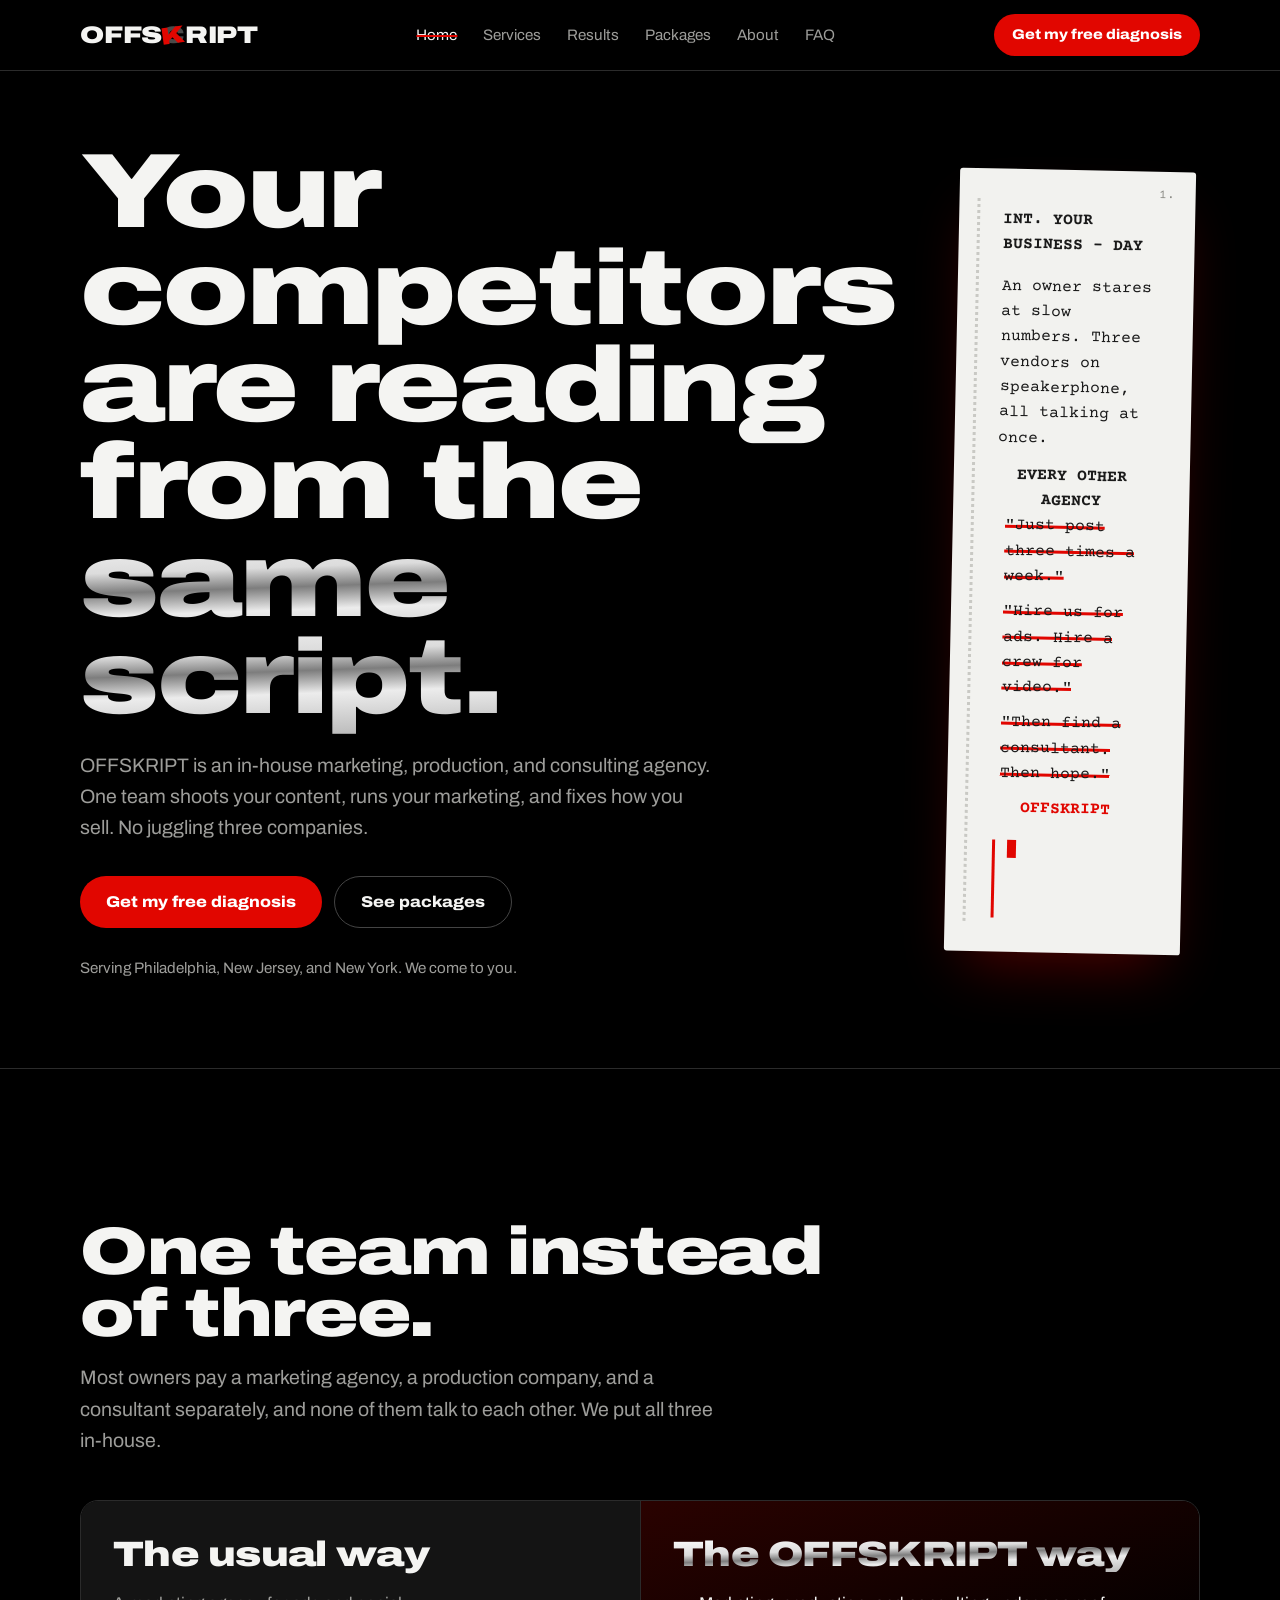
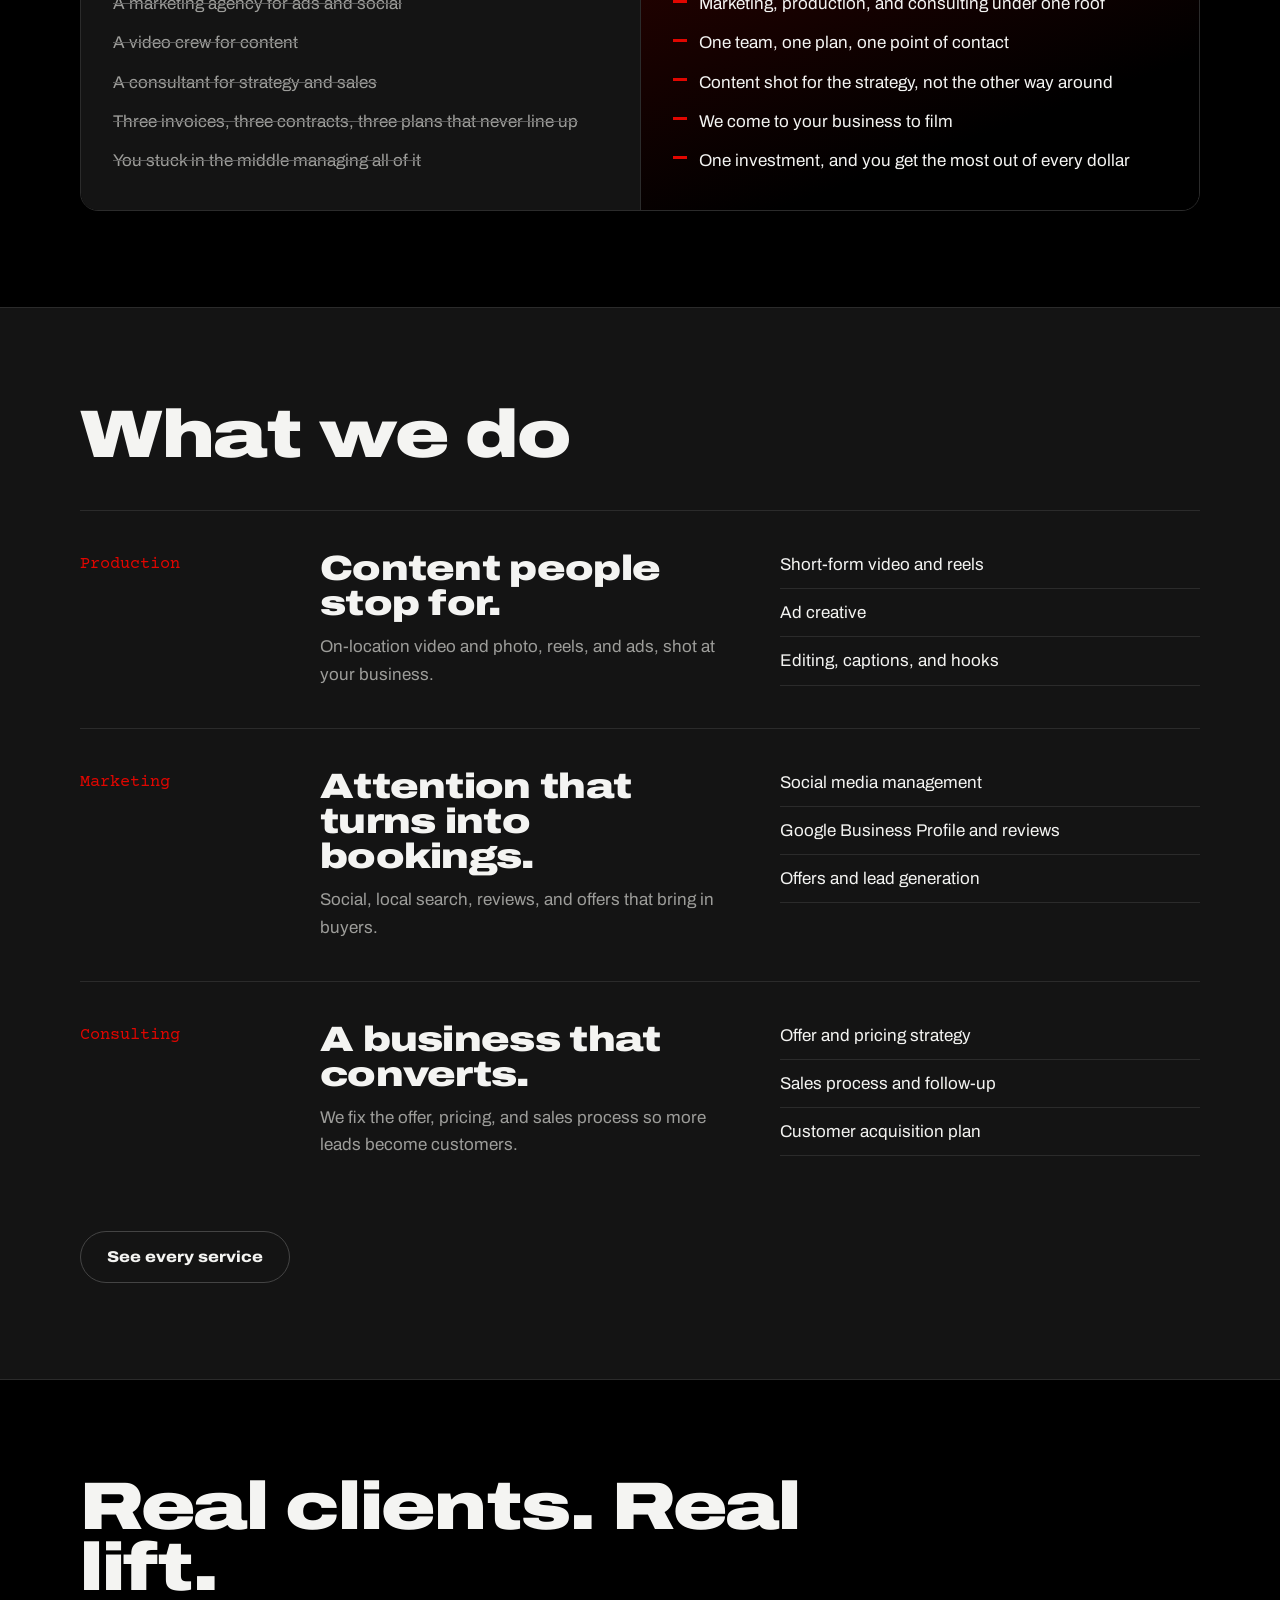
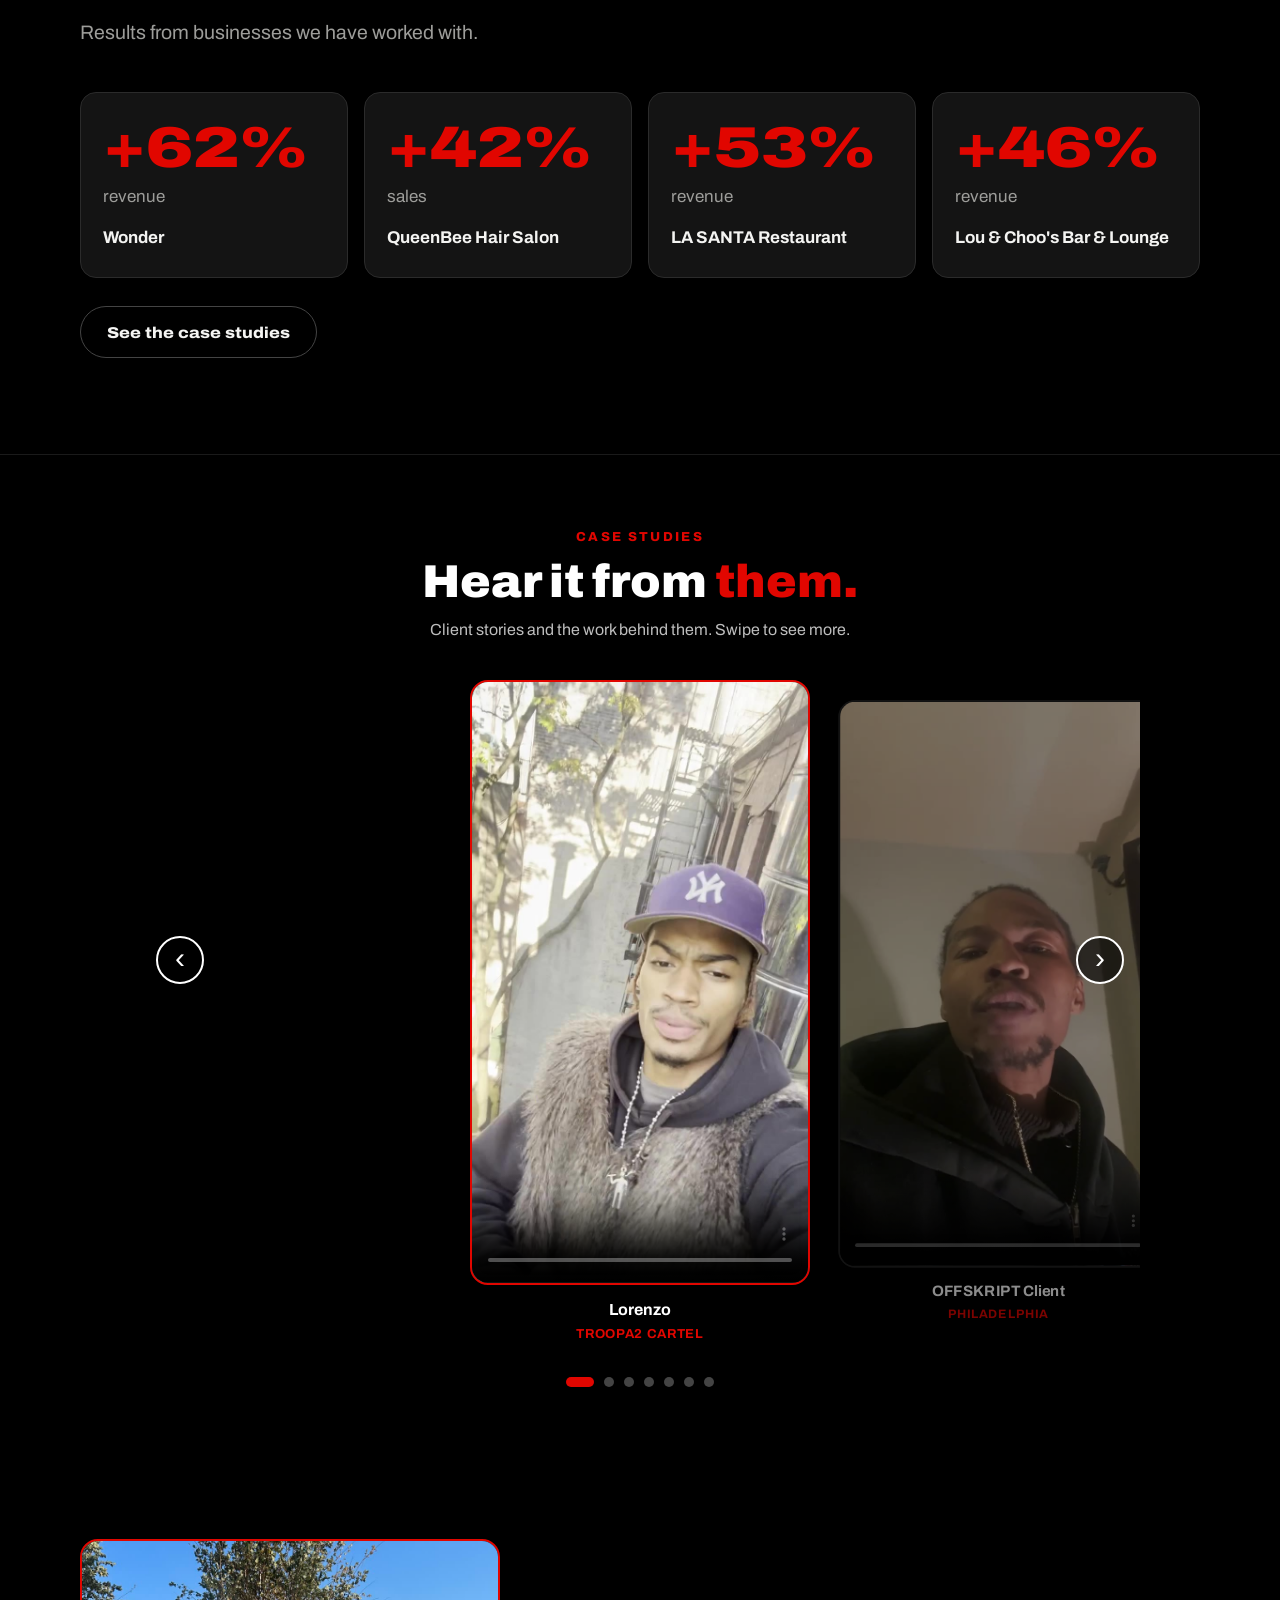
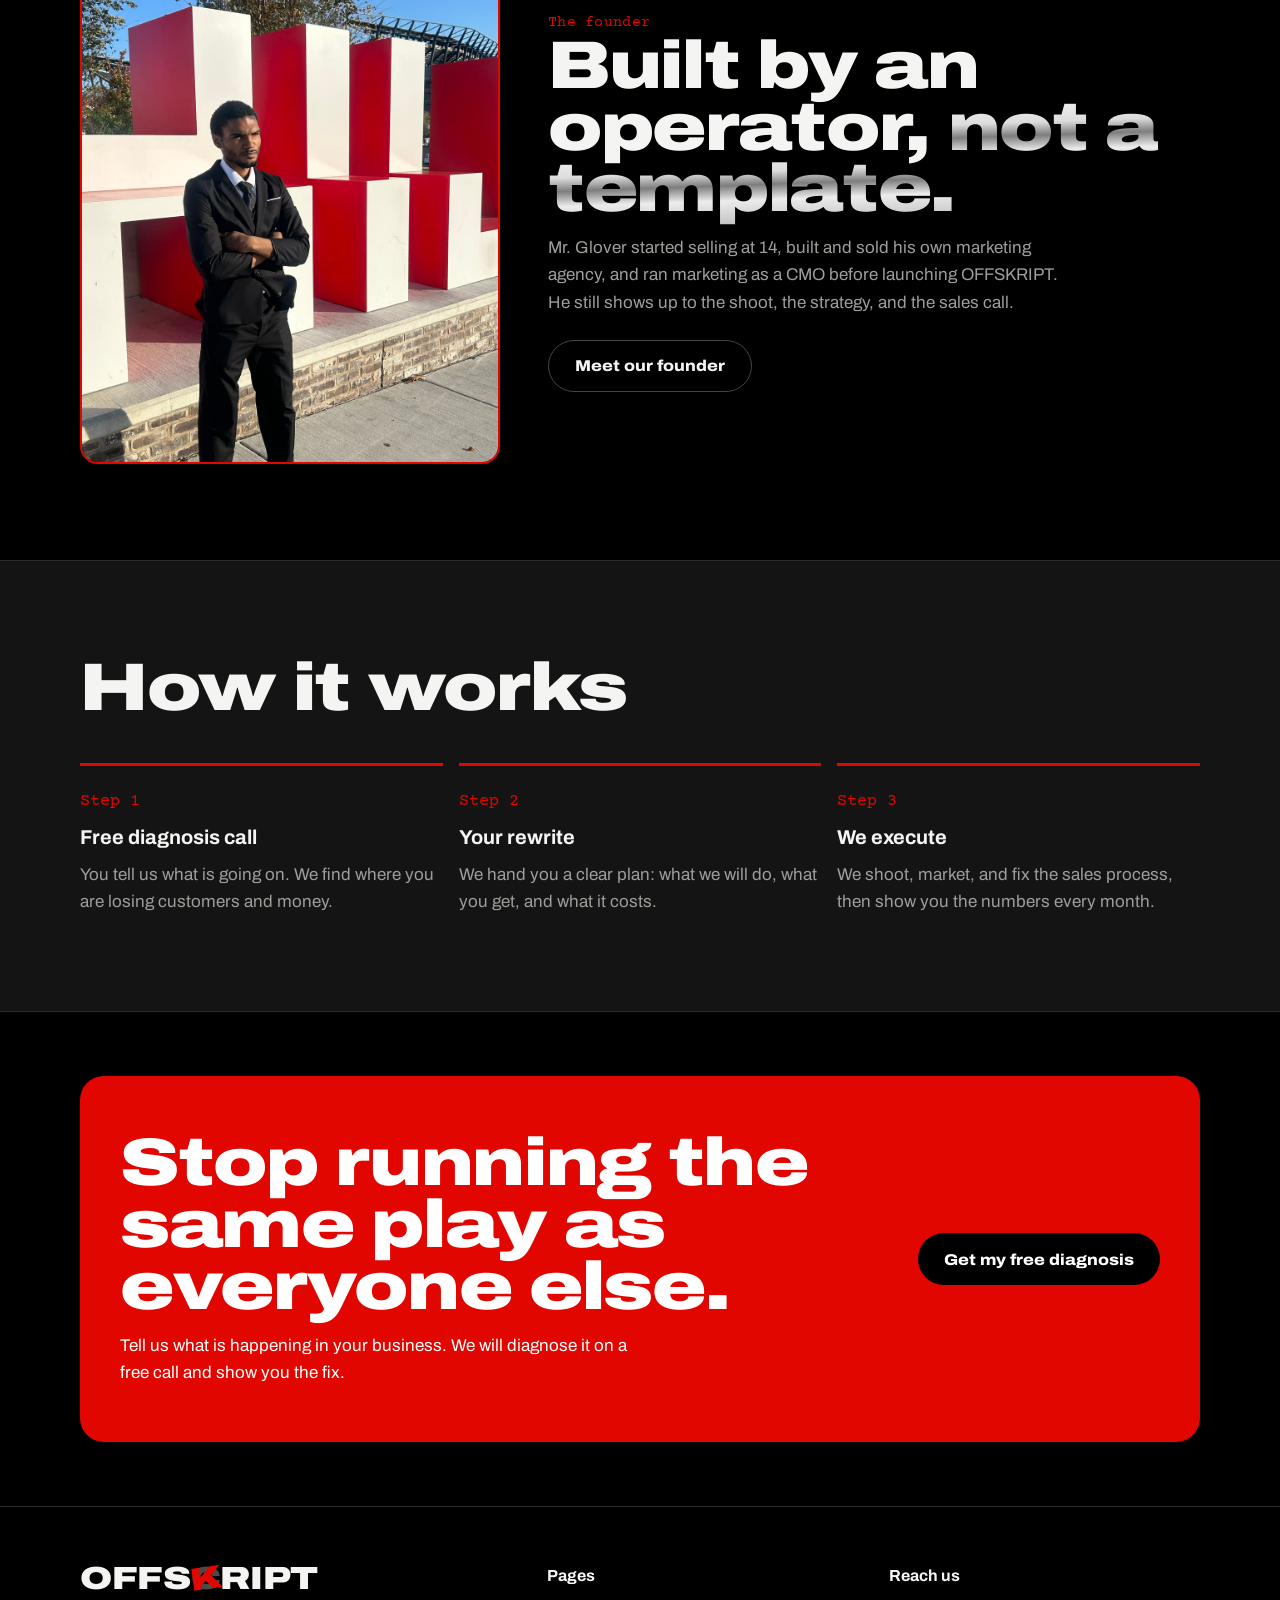
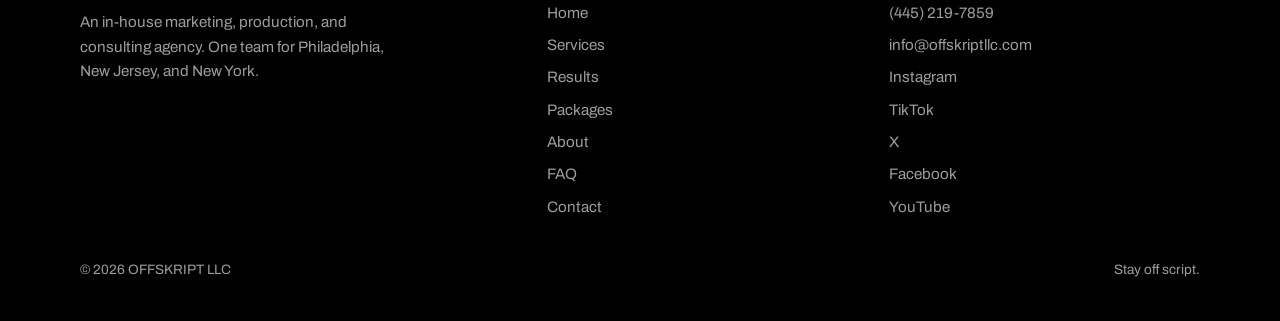
<file: index.html>
<!doctype html>
<html lang="en">
<head>
<meta charset="utf-8">
<meta name="viewport" content="width=device-width, initial-scale=1">
<title>OFFSKRIPT | In-House Marketing, Production & Consulting</title>
<meta name="description" content="One in-house team for marketing, video production, and business consulting across Philadelphia, New Jersey, and New York. We come to you.">
<link rel="canonical" href="https://offskript.me/">
<meta property="og:title" content="OFFSKRIPT | In-House Marketing, Production & Consulting">
<meta property="og:description" content="One in-house team for marketing, video production, and business consulting across Philadelphia, New Jersey, and New York. We come to you.">
<meta property="og:type" content="website">
<meta name="theme-color" content="#000000">
<link rel="icon" href="data:image/svg+xml,%3Csvg xmlns=%27http://www.w3.org/2000/svg%27 viewBox=%270 0 64 64%27%3E%3Crect width=%2764%27 height=%2764%27 rx=%2714%27 fill=%27%23000%27/%3E%3Ctext x=%2750%25%27 y=%2756%25%27 text-anchor=%27middle%27 dominant-baseline=%27middle%27 font-family=%27Arial Black,Arial%27 font-weight=%27900%27 font-size=%2742%27 fill=%27%23e10600%27%3EK%3C/text%3E%3C/svg%3E">
<link rel="preconnect" href="https://fonts.googleapis.com"><link rel="preconnect" href="https://fonts.gstatic.com" crossorigin>
<link href="https://fonts.googleapis.com/css2?family=Archivo:wdth,wght@62..125,400..900&family=Courier+Prime:wght@400;700&display=swap" rel="stylesheet">
<link rel="stylesheet" href="styles.css">
</head>
<body>
<div class="promo" role="region" aria-label="Halloween offer"><div class="wrap"><span><b>Halloween Rewrite:</b> 33% off any package paid in full before Oct 31.</span><span>Ends in <span class="clock">--</span></span><a href="packages.html">See the deal</a></div></div>
<header class="top"><nav class="wrap nav" id="nav" aria-label="Main">
<a href="index.html" class="wordmark" aria-label="OFFSKRIPT home">OFFS<span class="ck"><span class="c">C</span><span class="k">K</span></span>RIPT</a>
<ul><li><a href="index.html">Home</a></li><li><a href="services.html">Services</a></li><li><a href="results.html">Results</a></li><li><a href="packages.html">Packages</a></li><li><a href="about.html">About</a></li><li><a href="faq.html">FAQ</a></li></ul>
<a href="contact.html" class="btn btn-red">Get my free diagnosis</a>
<button class="menu" id="menu" aria-expanded="false" aria-controls="nav">Menu</button>
</nav></header>
<main>
<section class="hero"><div class="wrap hero-grid"><div><h1 class="h-xl">Your competitors are reading from the <span class="chrome">same script.</span></h1><p class="lede">OFFSKRIPT is an in-house marketing, production, and consulting agency. One team shoots your content, runs your marketing, and fixes how you sell. No juggling three companies.</p><div class="ctas"><a href="contact.html" class="btn btn-red">Get my free diagnosis</a><a href="packages.html" class="btn btn-line">See packages</a></div><p class="where">Serving Philadelphia, New Jersey, and New York. We come to you.</p></div><div class="script" aria-label="A marketing script being rewritten"><span class="pg">1.</span><p class="sh">INT. YOUR BUSINESS - DAY</p><p class="act">An owner stares at slow numbers. Three vendors on speakerphone, all talking at once.</p><p class="who">EVERY OTHER AGENCY</p><span class="line l1"><s>"Just post three times a week."</s></span><span class="line l2"><s>"Hire us for ads. Hire a crew for video."</s></span><span class="line l3"><s>"Then find a consultant. Then hope."</s></span><p class="who" style="color:#e10600">OFFSKRIPT</p><p class="rewrite"><span class="txt" data-text="One team. We shoot it, market it, and fix how you sell it. Starting this week."></span><span class="caret" aria-hidden="true"></span></p></div></div></section><section class="band tight"><div class="wrap"><div class="offer" role="region" aria-label="Halloween offer"><div><p class="slug">Limited time</p><h2 class="h-md">The Halloween Rewrite: 33% off every package.</h2><p class="mute" style="max-width:56ch">Pay in full before Halloween and the $750 package is $500. Every tier gets the same cut. When the clock hits zero, prices go back up.</p></div><div style="text-align:center"><div class="clock">--</div><p class="mute" style="margin:10px 0 14px;font-size:.9rem">until the deal ends</p><a href="packages.html" class="btn btn-red">Lock in my price</a></div></div></div></section><section class="band" style="padding-top:24px"><div class="wrap"><div class="head"><h2 class="h-lg">One team instead of three.</h2><p class="lede">Most owners pay a marketing agency, a production company, and a consultant separately, and none of them talk to each other. We put all three in-house.</p></div><div class="versus"><div class="old"><h3 class="h-md">The usual way</h3><ul><li>A marketing agency for ads and social</li><li>A video crew for content</li><li>A consultant for strategy and sales</li><li>Three invoices, three contracts, three plans that never line up</li><li>You stuck in the middle managing all of it</li></ul></div><div class="new"><h3 class="h-md chrome">The OFFSKRIPT way</h3><ul><li>Marketing, production, and consulting under one roof</li><li>One team, one plan, one point of contact</li><li>Content shot for the strategy, not the other way around</li><li>We come to your business to film</li><li>One investment, and you get the most out of every dollar</li></ul></div></div></div></section><section class="band panel"><div class="wrap"><div class="head"><h2 class="h-lg">What we do</h2></div><div class="svc"><div class="tag">Production</div><div><h3 class="h-md">Content people stop for.</h3><p class="mute">On-location video and photo, reels, and ads, shot at your business.</p></div><ul><li>Short-form video and reels</li><li>Ad creative</li><li>Editing, captions, and hooks</li></ul></div><div class="svc"><div class="tag">Marketing</div><div><h3 class="h-md">Attention that turns into bookings.</h3><p class="mute">Social, local search, reviews, and offers that bring in buyers.</p></div><ul><li>Social media management</li><li>Google Business Profile and reviews</li><li>Offers and lead generation</li></ul></div><div class="svc"><div class="tag">Consulting</div><div><h3 class="h-md">A business that converts.</h3><p class="mute">We fix the offer, pricing, and sales process so more leads become customers.</p></div><ul><li>Offer and pricing strategy</li><li>Sales process and follow-up</li><li>Customer acquisition plan</li></ul></div><p style="margin-top:32px"><a href="services.html" class="btn btn-line">See every service</a></p></div></section><section class="band"><div class="wrap"><div class="head"><h2 class="h-lg">Real clients. Real lift.</h2><p class="lede">Results from businesses we have worked with.</p></div><div class="results"><div class="res"><div class="num">+62%</div><div class="what">revenue</div><div class="name">Wonder</div></div><div class="res"><div class="num">+42%</div><div class="what">sales</div><div class="name">QueenBee Hair Salon</div></div><div class="res"><div class="num">+53%</div><div class="what">revenue</div><div class="name">LA SANTA Restaurant</div></div><div class="res"><div class="num">+46%</div><div class="what">revenue</div><div class="name">Lou &amp; Choo&#39;s Bar &amp; Lounge</div></div></div><p style="margin-top:28px"><a href="results.html" class="btn btn-line">See the case studies</a></p></div></section><section id="case-studies" class="osk-cases"> <div class="osk-cases__head"> <p class="osk-cases__kicker">CASE STUDIES</p> <h2 class="osk-cases__title">Hear it from <span>them.</span></h2> <p class="osk-cases__sub">Client stories and the work behind them. Swipe to see more.</p> </div>  <div class="osk-cases__wrap"> <button class="osk-cases__arrow osk-cases__arrow--prev" aria-label="Previous video">&#8249;</button>  <div class="osk-cases__track" tabindex="0"> <article class="osk-slide"> <div class="osk-slide__frame"> <video src="case-1.mp4" poster="case-1.jpg" playsinline controls preload="metadata"></video> </div> <div class="osk-slide__meta"> <strong>Lorenzo</strong><span>Troopa2 Cartel</span> </div> </article>  <article class="osk-slide"> <div class="osk-slide__frame"> <video src="case-2.mp4" poster="case-2.jpg" playsinline controls preload="metadata"></video> </div> <div class="osk-slide__meta"> <strong>OFFSKRIPT Client</strong><span>Philadelphia</span> </div> </article> <article class="osk-slide"> <div class="osk-slide__frame"> <video src="case-5.mp4" poster="case-5.jpg" playsinline controls preload="metadata"></video> </div> <div class="osk-slide__meta"> <strong>OFFSKRIPT Client</strong><span>Client testimonial</span> </div> </article> <article class="osk-slide"> <div class="osk-slide__frame"> <video src="case-4.mp4" playsinline controls muted loop preload="metadata"></video> </div> <div class="osk-slide__meta"> <strong>OFFSKRIPT Production</strong><span>Brand campaign</span> </div> </article> <article class="osk-slide"> <div class="osk-slide__frame osk-slide__frame--img"> <img src="views-proof.jpg" alt="Short-form videos produced by OFFSKRIPT with 1M to 5.6M views each" loading="lazy"> </div> <div class="osk-slide__meta"> <strong>5.6M views on one video</strong><span>Short-form content</span> </div> </article> <article class="osk-slide"> <div class="osk-slide__frame"> <img src="bts-studio.jpg" alt="OFFSKRIPT studio shoot, behind the scenes" loading="lazy" style="width:100%;height:100%;object-fit:cover;display:block"> </div> <div class="osk-slide__meta"> <strong>Behind the scenes</strong><span>Studio shoot</span> </div> </article> <article class="osk-slide"> <div class="osk-slide__frame"> <video src="case-3.mp4" playsinline controls preload="metadata"></video> </div> <div class="osk-slide__meta"> <strong>OFFSKRIPT Production</strong><span>Social content</span> </div> </article> </div>  <button class="osk-cases__arrow osk-cases__arrow--next" aria-label="Next video">&#8250;</button> </div>  <div class="osk-cases__dots" role="tablist"></div> </section>  <style> .osk-cases{background:#000;color:#fff;padding:72px 0 56px;font-family:inherit;border-top:1px solid #1a1a1a;overflow:hidden} .osk-cases__head{text-align:center;padding:0 20px;margin-bottom:32px} .osk-cases__kicker{color:#e10600;font-weight:800;letter-spacing:.18em;font-size:13px;margin:0 0 10px} .osk-cases__title{font-size:clamp(28px,5vw,46px);font-weight:900;margin:0 0 10px;line-height:1.05} .osk-cases__title span{color:#e10600} .osk-cases__sub{color:#bdbdbd;margin:0;font-size:16px}  .osk-cases__wrap{position:relative;max-width:1000px;margin:0 auto} .osk-cases__track{ display:flex;gap:18px;overflow-x:auto;scroll-snap-type:x mandatory; -webkit-overflow-scrolling:touch;scrollbar-width:none; padding:6px 12vw 10px;            } .osk-cases__track::-webkit-scrollbar{display:none} .osk-cases__track:focus{outline:none}  .osk-slide{flex:0 0 76vw;max-width:340px;scroll-snap-align:center;transition:transform .3s,opacity .3s;opacity:.55;transform:scale(.94)} .osk-slide.is-active{opacity:1;transform:scale(1)} .osk-slide__frame{ aspect-ratio:9/16;border-radius:18px;overflow:hidden;background:#111; border:2px solid #222;box-shadow:0 14px 40px rgba(0,0,0,.6) } .osk-slide.is-active .osk-slide__frame{border-color:#e10600} .osk-slide__frame--img{background:#1a1a1a;display:flex;align-items:center}.osk-slide__frame--img img{width:100%;height:auto;display:block}.osk-slide__frame video{width:100%;height:100%;object-fit:cover;display:block;background:#111} .osk-slide__meta{display:flex;flex-direction:column;align-items:center;margin-top:12px;gap:2px} .osk-slide__meta strong{font-size:16px} .osk-slide__meta span{color:#e10600;font-size:13px;font-weight:700;letter-spacing:.05em;text-transform:uppercase}  @media (min-width:760px){ .osk-cases__track{padding:6px calc(50% - 170px) 10px} .osk-slide{flex-basis:340px} }  .osk-cases__arrow{ position:absolute;top:42%;transform:translateY(-50%);z-index:2; width:48px;height:48px;border-radius:50%;border:2px solid #fff;background:rgba(0,0,0,.6); color:#fff;font-size:30px;line-height:1;cursor:pointer;display:none;align-items:center;justify-content:center;padding:0 0 4px } .osk-cases__arrow:hover{background:#e10600;border-color:#e10600} .osk-cases__arrow--prev{left:16px} .osk-cases__arrow--next{right:16px} @media (min-width:760px){.osk-cases__arrow{display:flex}}  .osk-cases__dots{display:flex;justify-content:center;gap:10px;margin-top:22px} .osk-cases__dots button{width:10px;height:10px;border-radius:10px;border:0;background:#444;padding:0;cursor:pointer;transition:all .25s} .osk-cases__dots button.is-active{width:28px;background:#e10600} </style>  <script> (function(){ var root=document.getElementById('case-studies'); if(!root) return; var track=root.querySelector('.osk-cases__track'); var slides=[].slice.call(root.querySelectorAll('.osk-slide')); var dotsBox=root.querySelector('.osk-cases__dots'); var current=0;  slides.forEach(function(s,i){ var d=document.createElement('button'); d.setAttribute('aria-label','Go to video '+(i+1)); d.addEventListener('click',function(){go(i)}); dotsBox.appendChild(d);  var v=s.querySelector('video'); if(v) v.addEventListener('play',function(){ slides.forEach(function(o){var ov=o.querySelector('video'); if(ov&&ov!==v) ov.pause();}); if(i!==current) go(i); }); }); var dots=[].slice.call(dotsBox.children);  function go(i){ i=Math.max(0,Math.min(slides.length-1,i)); var s=slides[i]; track.scrollTo({left:s.offsetLeft-(track.clientWidth-s.clientWidth)/2,behavior:'smooth'}); } function setActive(i){ if(i===current && slides[i].classList.contains('is-active')) return; current=i; slides.forEach(function(s,k){ s.classList.toggle('is-active',k===i); if(k!==i&&s.querySelector('video')) s.querySelector('video').pause();    }); dots.forEach(function(d,k){d.classList.toggle('is-active',k===i)}); } function nearest(){ var mid=track.scrollLeft+track.clientWidth/2,best=0,bd=1e9; slides.forEach(function(s,k){var c=s.offsetLeft+s.clientWidth/2,dd=Math.abs(c-mid); if(dd<bd){bd=dd;best=k}}); return best; } var t; track.addEventListener('scroll',function(){clearTimeout(t); t=setTimeout(function(){setActive(nearest())},60)}); root.querySelector('.osk-cases__arrow--prev').addEventListener('click',function(){go(current-1)}); root.querySelector('.osk-cases__arrow--next').addEventListener('click',function(){go(current+1)}); track.addEventListener('keydown',function(e){if(e.key==='ArrowRight')go(current+1); if(e.key==='ArrowLeft')go(current-1)}); setActive(0); slides[0].classList.add('is-active'); dots[0].classList.add('is-active'); })(); </script><section class="band"><div class="wrap osk-founder"><div class="osk-founder__img"><img src="founder.jpg" alt="Mr. Glover, founder of OFFSKRIPT" loading="lazy"></div><div><p class="slug">The founder</p><h2 class="h-lg">Built by an operator, <span class="chrome">not a template.</span></h2><p class="mute" style="margin-top:14px;max-width:52ch">Mr. Glover started selling at 14, built and sold his own marketing agency, and ran marketing as a CMO before launching OFFSKRIPT. He still shows up to the shoot, the strategy, and the sales call.</p><p style="margin-top:24px"><a href="about.html" class="btn btn-line">Meet our founder</a></p></div></div><style>.osk-founder{display:grid;grid-template-columns:minmax(0,420px) 1fr;gap:48px;align-items:center}.osk-founder__img{border-radius:18px;overflow:hidden;border:2px solid #e10600;aspect-ratio:4/5}.osk-founder__img img{width:100%;height:100%;object-fit:cover;object-position:center 20%;display:block}@media(max-width:760px){.osk-founder{grid-template-columns:1fr;gap:28px}}</style></section><section class="band panel"><div class="wrap"><div class="head"><h2 class="h-lg">How it works</h2></div><div class="steps"><div class="step"><div class="n">Step 1</div><h3>Free diagnosis call</h3><p class="mute">You tell us what is going on. We find where you are losing customers and money.</p></div><div class="step"><div class="n">Step 2</div><h3>Your rewrite</h3><p class="mute">We hand you a clear plan: what we will do, what you get, and what it costs.</p></div><div class="step"><div class="n">Step 3</div><h3>We execute</h3><p class="mute">We shoot, market, and fix the sales process, then show you the numbers every month.</p></div></div></div></section><section class="band tight"><div class="wrap"><div class="cta"><div><h2 class="h-lg">Stop running the same play as everyone else.</h2><p style="margin-top:14px;max-width:52ch">Tell us what is happening in your business. We will diagnose it on a free call and show you the fix.</p></div><a href="contact.html" class="btn">Get my free diagnosis</a></div></div></section>
</main>
<footer><div class="wrap"><div class="fcols">
<div><a href="index.html" class="wordmark">OFFS<span class="ck"><span class="c">C</span><span class="k">K</span></span>RIPT</a><p style="margin-top:14px;max-width:36ch">An in-house marketing, production, and consulting agency. One team for Philadelphia, New Jersey, and New York.</p></div>
<div><h4>Pages</h4><ul><li><a href="index.html">Home</a></li><li><a href="services.html">Services</a></li><li><a href="results.html">Results</a></li><li><a href="packages.html">Packages</a></li><li><a href="about.html">About</a></li><li><a href="faq.html">FAQ</a></li><li><a href="contact.html">Contact</a></li></ul></div>
<div><h4>Reach us</h4><ul><li><a href="tel:+14452197859">(445) 219-7859</a></li><li><a href="mailto:info@offskriptllc.com">info@offskriptllc.com</a></li><li><a href="https://instagram.com/officialoffskript" rel="noopener" target="_blank">Instagram</a></li><li><a href="https://tiktok.com/@offskriptmedia" rel="noopener" target="_blank">TikTok</a></li><li><a href="https://x.com/OFFSKRIPTLLC" rel="noopener" target="_blank">X</a></li><li><a href="https://facebook.com/Offskript" rel="noopener" target="_blank">Facebook</a></li><li><a href="https://youtube.com/@OFFSKRIPTEMedia" rel="noopener" target="_blank">YouTube</a></li></ul></div>
</div><div class="legal"><span>&copy; <span id="yr">2026</span> OFFSKRIPT LLC</span><span>Stay off script.</span></div></div></footer>
<script src="site.js"></script>
</body>
</html>
</file>
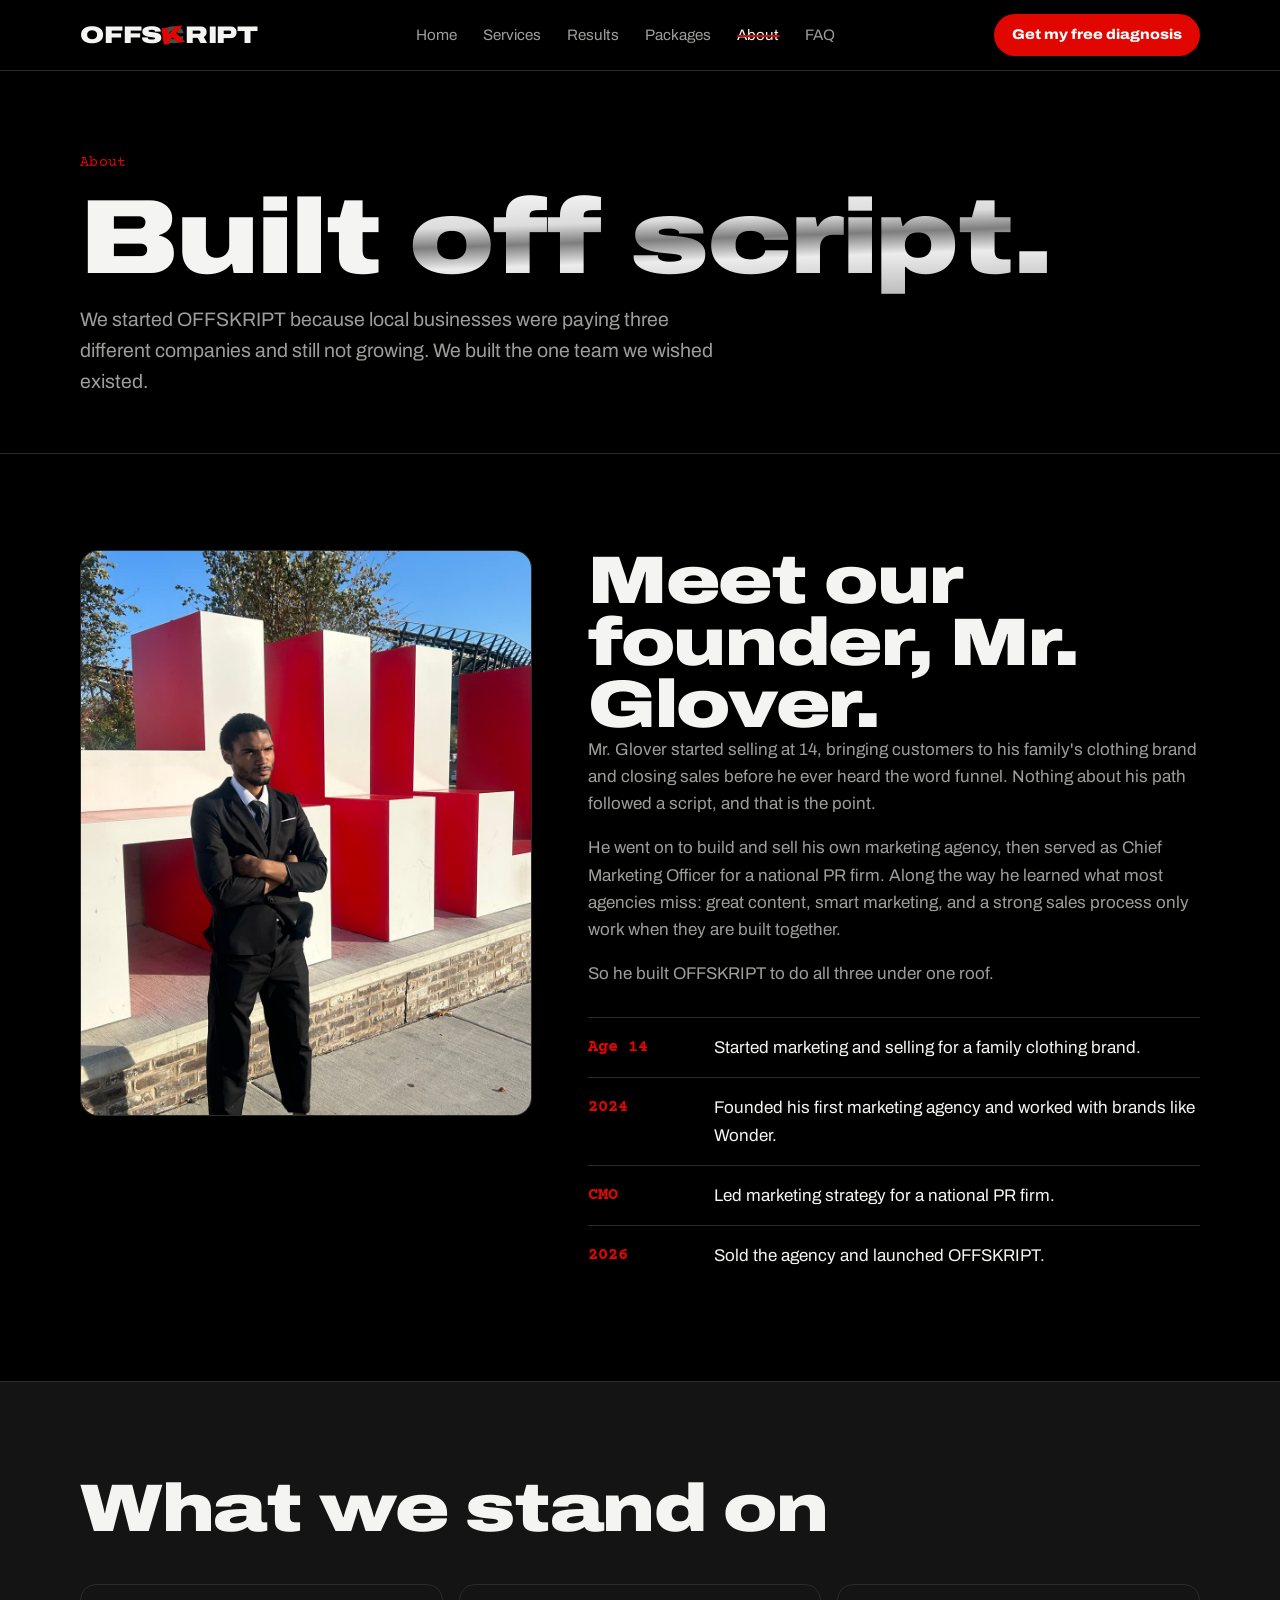
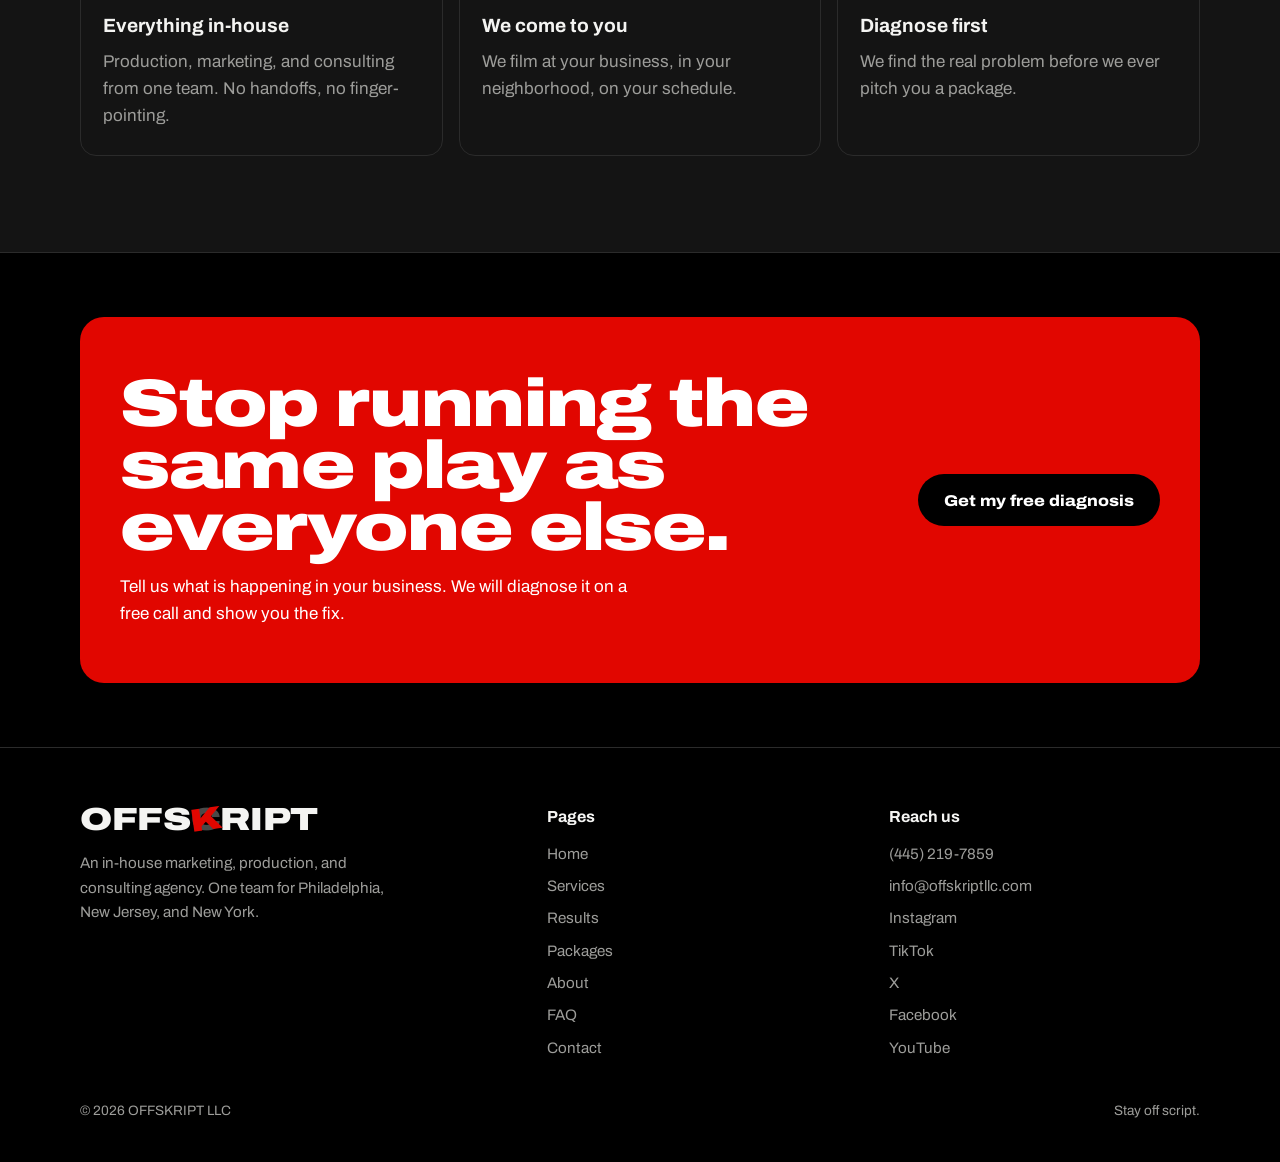
<file: about.html>
<!doctype html>
<html lang="en">
<head>
<meta charset="utf-8">
<meta name="viewport" content="width=device-width, initial-scale=1">
<title>About | OFFSKRIPT</title>
<meta name="description" content="OFFSKRIPT is an in-house marketing, production, and consulting agency built to help local businesses grow without the usual playbook.">
<link rel="canonical" href="https://offskript.me/about.html">
<meta property="og:title" content="About | OFFSKRIPT">
<meta property="og:description" content="OFFSKRIPT is an in-house marketing, production, and consulting agency built to help local businesses grow without the usual playbook.">
<meta property="og:type" content="website">
<meta name="theme-color" content="#000000">
<link rel="icon" href="data:image/svg+xml,%3Csvg xmlns=%27http://www.w3.org/2000/svg%27 viewBox=%270 0 64 64%27%3E%3Crect width=%2764%27 height=%2764%27 rx=%2714%27 fill=%27%23000%27/%3E%3Ctext x=%2750%25%27 y=%2756%25%27 text-anchor=%27middle%27 dominant-baseline=%27middle%27 font-family=%27Arial Black,Arial%27 font-weight=%27900%27 font-size=%2742%27 fill=%27%23e10600%27%3EK%3C/text%3E%3C/svg%3E">
<link rel="preconnect" href="https://fonts.googleapis.com"><link rel="preconnect" href="https://fonts.gstatic.com" crossorigin>
<link href="https://fonts.googleapis.com/css2?family=Archivo:wdth,wght@62..125,400..900&family=Courier+Prime:wght@400;700&display=swap" rel="stylesheet">
<link rel="stylesheet" href="styles.css">
</head>
<body>
<div class="promo" role="region" aria-label="Halloween offer"><div class="wrap"><span><b>Halloween Rewrite:</b> 33% off any package paid in full before Oct 31.</span><span>Ends in <span class="clock">--</span></span><a href="packages.html">See the deal</a></div></div>
<header class="top"><nav class="wrap nav" id="nav" aria-label="Main">
<a href="index.html" class="wordmark" aria-label="OFFSKRIPT home">OFFS<span class="ck"><span class="c">C</span><span class="k">K</span></span>RIPT</a>
<ul><li><a href="index.html">Home</a></li><li><a href="services.html">Services</a></li><li><a href="results.html">Results</a></li><li><a href="packages.html">Packages</a></li><li><a href="about.html">About</a></li><li><a href="faq.html">FAQ</a></li></ul>
<a href="contact.html" class="btn btn-red">Get my free diagnosis</a>
<button class="menu" id="menu" aria-expanded="false" aria-controls="nav">Menu</button>
</nav></header>
<main>
<section class="page-head"><div class="wrap"><p class="slug">About</p><h1 class="h-xl">Built <span class="chrome">off script.</span></h1><p class="lede">We started OFFSKRIPT because local businesses were paying three different companies and still not growing. We built the one team we wished existed.</p></div></section><section class="band"><div class="wrap about"><div class="portrait"><span class="mono" aria-hidden="true">OS</span><img src="founder.jpg" alt="Mr. Glover, founder of OFFSKRIPT" onerror="this.remove()"></div><div><h2 class="h-lg">Meet our founder, Mr. Glover.</h2><p class="mute">Mr. Glover started selling at 14, bringing customers to his family&#39;s clothing brand and closing sales before he ever heard the word funnel. Nothing about his path followed a script, and that is the point.</p><p class="mute">He went on to build and sell his own marketing agency, then served as Chief Marketing Officer for a national PR firm. Along the way he learned what most agencies miss: great content, smart marketing, and a strong sales process only work when they are built together.</p><p class="mute">So he built OFFSKRIPT to do all three under one roof.</p><ol class="timeline"><li><b>Age 14</b><span>Started marketing and selling for a family clothing brand.</span></li><li><b>2024</b><span>Founded his first marketing agency and worked with brands like Wonder.</span></li><li><b>CMO</b><span>Led marketing strategy for a national PR firm.</span></li><li><b>2026</b><span>Sold the agency and launched OFFSKRIPT.</span></li></ol></div></div></section><section class="band panel"><div class="wrap"><div class="head"><h2 class="h-lg">What we stand on</h2></div><div class="values"><div><h3>Everything in-house</h3><p class="mute">Production, marketing, and consulting from one team. No handoffs, no finger-pointing.</p></div><div><h3>We come to you</h3><p class="mute">We film at your business, in your neighborhood, on your schedule.</p></div><div><h3>Diagnose first</h3><p class="mute">We find the real problem before we ever pitch you a package.</p></div></div></div></section><section class="band tight"><div class="wrap"><div class="cta"><div><h2 class="h-lg">Stop running the same play as everyone else.</h2><p style="margin-top:14px;max-width:52ch">Tell us what is happening in your business. We will diagnose it on a free call and show you the fix.</p></div><a href="contact.html" class="btn">Get my free diagnosis</a></div></div></section>
</main>
<footer><div class="wrap"><div class="fcols">
<div><a href="index.html" class="wordmark">OFFS<span class="ck"><span class="c">C</span><span class="k">K</span></span>RIPT</a><p style="margin-top:14px;max-width:36ch">An in-house marketing, production, and consulting agency. One team for Philadelphia, New Jersey, and New York.</p></div>
<div><h4>Pages</h4><ul><li><a href="index.html">Home</a></li><li><a href="services.html">Services</a></li><li><a href="results.html">Results</a></li><li><a href="packages.html">Packages</a></li><li><a href="about.html">About</a></li><li><a href="faq.html">FAQ</a></li><li><a href="contact.html">Contact</a></li></ul></div>
<div><h4>Reach us</h4><ul><li><a href="tel:+14452197859">(445) 219-7859</a></li><li><a href="mailto:info@offskriptllc.com">info@offskriptllc.com</a></li><li><a href="https://instagram.com/officialoffskript" rel="noopener" target="_blank">Instagram</a></li><li><a href="https://tiktok.com/@offskriptmedia" rel="noopener" target="_blank">TikTok</a></li><li><a href="https://x.com/OFFSKRIPTLLC" rel="noopener" target="_blank">X</a></li><li><a href="https://facebook.com/Offskript" rel="noopener" target="_blank">Facebook</a></li><li><a href="https://youtube.com/@OFFSKRIPTEMedia" rel="noopener" target="_blank">YouTube</a></li></ul></div>
</div><div class="legal"><span>&copy; <span id="yr">2026</span> OFFSKRIPT LLC</span><span>Stay off script.</span></div></div></footer>
<script src="site.js"></script>
</body>
</html>
</file>
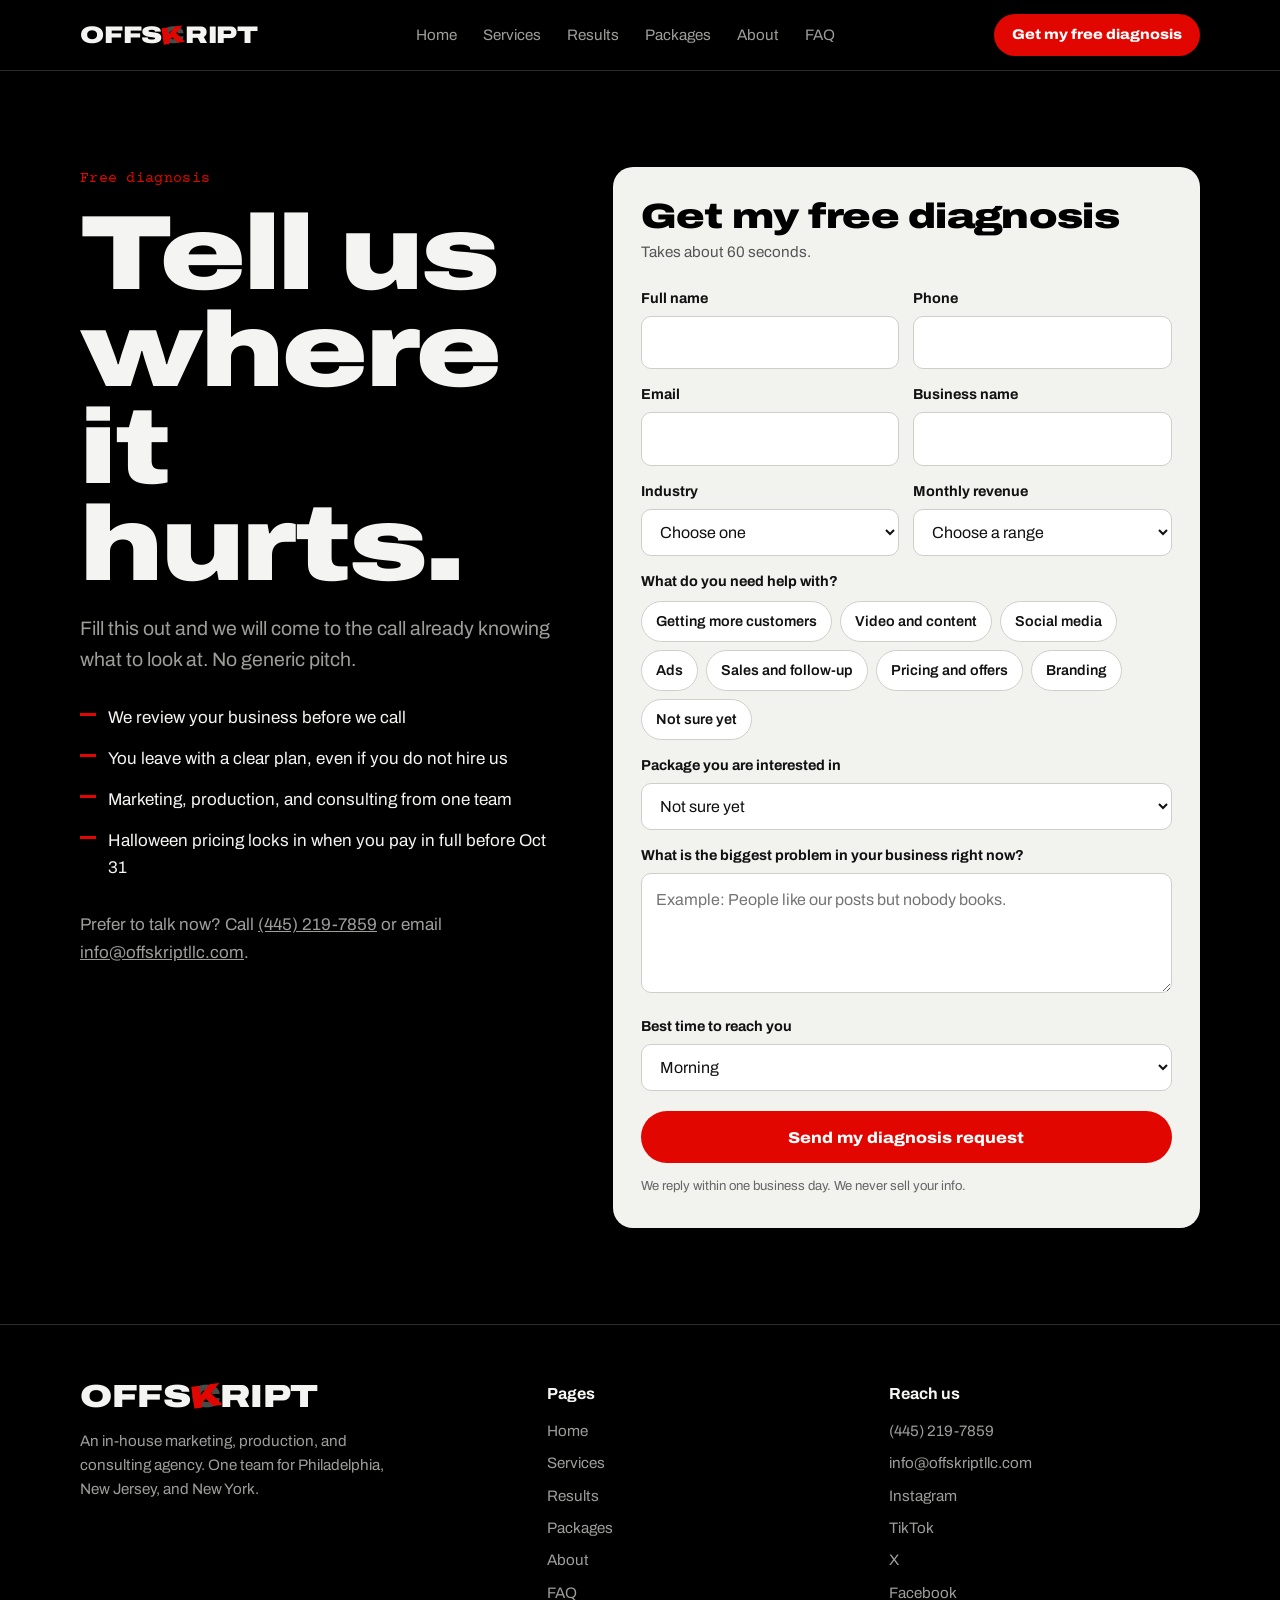
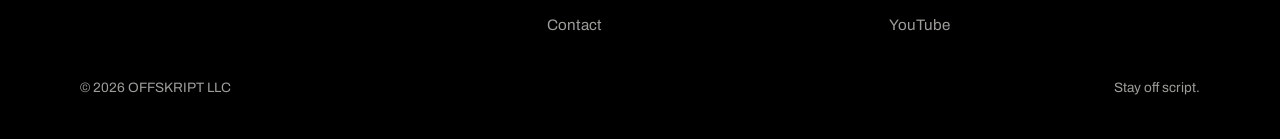
<file: contact.html>
<!doctype html>
<html lang="en">
<head>
<meta charset="utf-8">
<meta name="viewport" content="width=device-width, initial-scale=1">
<title>Free Business Diagnosis | OFFSKRIPT</title>
<meta name="description" content="Tell us about your business and get a free diagnosis call from OFFSKRIPT, the in-house marketing, production, and consulting agency.">
<link rel="canonical" href="https://offskript.me/contact.html">
<meta property="og:title" content="Free Business Diagnosis | OFFSKRIPT">
<meta property="og:description" content="Tell us about your business and get a free diagnosis call from OFFSKRIPT, the in-house marketing, production, and consulting agency.">
<meta property="og:type" content="website">
<meta name="theme-color" content="#000000">
<link rel="icon" href="data:image/svg+xml,%3Csvg xmlns=%27http://www.w3.org/2000/svg%27 viewBox=%270 0 64 64%27%3E%3Crect width=%2764%27 height=%2764%27 rx=%2714%27 fill=%27%23000%27/%3E%3Ctext x=%2750%25%27 y=%2756%25%27 text-anchor=%27middle%27 dominant-baseline=%27middle%27 font-family=%27Arial Black,Arial%27 font-weight=%27900%27 font-size=%2742%27 fill=%27%23e10600%27%3EK%3C/text%3E%3C/svg%3E">
<link rel="preconnect" href="https://fonts.googleapis.com"><link rel="preconnect" href="https://fonts.gstatic.com" crossorigin>
<link href="https://fonts.googleapis.com/css2?family=Archivo:wdth,wght@62..125,400..900&family=Courier+Prime:wght@400;700&display=swap" rel="stylesheet">
<link rel="stylesheet" href="styles.css">
</head>
<body>
<div class="promo" role="region" aria-label="Halloween offer"><div class="wrap"><span><b>Halloween Rewrite:</b> 33% off any package paid in full before Oct 31.</span><span>Ends in <span class="clock">--</span></span><a href="packages.html">See the deal</a></div></div>
<header class="top"><nav class="wrap nav" id="nav" aria-label="Main">
<a href="index.html" class="wordmark" aria-label="OFFSKRIPT home">OFFS<span class="ck"><span class="c">C</span><span class="k">K</span></span>RIPT</a>
<ul><li><a href="index.html">Home</a></li><li><a href="services.html">Services</a></li><li><a href="results.html">Results</a></li><li><a href="packages.html">Packages</a></li><li><a href="about.html">About</a></li><li><a href="faq.html">FAQ</a></li></ul>
<a href="contact.html" class="btn btn-red">Get my free diagnosis</a>
<button class="menu" id="menu" aria-expanded="false" aria-controls="nav">Menu</button>
</nav></header>
<main>
<section class="band"><div class="wrap landing"><div><p class="slug">Free diagnosis</p><h1 class="h-xl" style="margin:14px 0 20px">Tell us where it hurts.</h1><p class="lede">Fill this out and we will come to the call already knowing what to look at. No generic pitch.</p><ul class="points"><li>We review your business before we call</li><li>You leave with a clear plan, even if you do not hire us</li><li>Marketing, production, and consulting from one team</li><li>Halloween pricing locks in when you pay in full before Oct 31</li></ul><p class="mute" style="margin-top:30px">Prefer to talk now? Call <a href="tel:+14452197859">(445) 219-7859</a> or email <a href="mailto:info@offskriptllc.com">info@offskriptllc.com</a>.</p></div><form class="card-form" action="https://formsubmit.co/gloverfamilyestates@gmail.com" method="POST"><h2 class="h-md">Get my free diagnosis</h2><p class="sub">Takes about 60 seconds.</p><input type="hidden" name="_subject" value="New diagnosis request from offskript.me"><input type="hidden" name="_next" value="https://offskript.me/thanks.html"><input type="hidden" name="_template" value="table"><input type="text" name="_honey" style="display:none" tabindex="-1" autocomplete="off"><input type="hidden" name="promo" id="promo-flag" value=""><div class="fgrid"><div><label for="f-name">Full name</label><input id="f-name" name="name" autocomplete="name" required></div><div><label for="f-phone">Phone</label><input id="f-phone" name="phone" type="tel" autocomplete="tel" required></div><div><label for="f-email">Email</label><input id="f-email" name="email" type="email" autocomplete="email" required></div><div><label for="f-biz">Business name</label><input id="f-biz" name="business" required></div><div><label for="f-ind">Industry</label><select id="f-ind" name="industry"><option value="">Choose one</option><option>Salon or barbershop</option><option>Restaurant or food</option><option>Bar or lounge</option><option>Beauty, nails, or spa</option><option>Retail or clothing</option><option>Service business</option><option>Content creator or personal brand</option><option>Other</option></select></div><div><label for="f-rev">Monthly revenue</label><select id="f-rev" name="monthly_revenue"><option value="">Choose a range</option><option>Just getting started</option><option>Under $5K</option><option>$5K to $10K</option><option>$10K to $25K</option><option>$25K to $50K</option><option>$50K+</option></select></div><fieldset class="full"><legend>What do you need help with?</legend><div class="chips"><label><input type="checkbox" name="needs" value="Getting more customers"><span>Getting more customers</span></label><label><input type="checkbox" name="needs" value="Video and content"><span>Video and content</span></label><label><input type="checkbox" name="needs" value="Social media"><span>Social media</span></label><label><input type="checkbox" name="needs" value="Ads"><span>Ads</span></label><label><input type="checkbox" name="needs" value="Sales and follow-up"><span>Sales and follow-up</span></label><label><input type="checkbox" name="needs" value="Pricing and offers"><span>Pricing and offers</span></label><label><input type="checkbox" name="needs" value="Branding"><span>Branding</span></label><label><input type="checkbox" name="needs" value="Not sure yet"><span>Not sure yet</span></label></div></fieldset><div class="full"><label for="pkg">Package you are interested in</label><select id="pkg" name="package"><option value="">Not sure yet</option><option value="first-draft">First Draft ($750)</option><option value="the-rewrite">The Rewrite ($1,250)</option><option value="final-cut">Final Cut ($2,350)</option><option value="directors-cut">Director&#39;s Cut ($4,000)</option></select></div><div class="full"><label for="f-msg">What is the biggest problem in your business right now?</label><textarea id="f-msg" name="biggest_problem" required placeholder="Example: People like our posts but nobody books."></textarea></div><div class="full"><label for="f-time">Best time to reach you</label><select id="f-time" name="best_time"><option>Morning</option><option>Afternoon</option><option>Evening</option><option>Anytime</option></select></div></div><button type="submit" class="btn btn-red">Send my diagnosis request</button><p class="tiny">We reply within one business day. We never sell your info.</p></form></div></section>
</main>
<footer><div class="wrap"><div class="fcols">
<div><a href="index.html" class="wordmark">OFFS<span class="ck"><span class="c">C</span><span class="k">K</span></span>RIPT</a><p style="margin-top:14px;max-width:36ch">An in-house marketing, production, and consulting agency. One team for Philadelphia, New Jersey, and New York.</p></div>
<div><h4>Pages</h4><ul><li><a href="index.html">Home</a></li><li><a href="services.html">Services</a></li><li><a href="results.html">Results</a></li><li><a href="packages.html">Packages</a></li><li><a href="about.html">About</a></li><li><a href="faq.html">FAQ</a></li><li><a href="contact.html">Contact</a></li></ul></div>
<div><h4>Reach us</h4><ul><li><a href="tel:+14452197859">(445) 219-7859</a></li><li><a href="mailto:info@offskriptllc.com">info@offskriptllc.com</a></li><li><a href="https://instagram.com/officialoffskript" rel="noopener" target="_blank">Instagram</a></li><li><a href="https://tiktok.com/@offskriptmedia" rel="noopener" target="_blank">TikTok</a></li><li><a href="https://x.com/OFFSKRIPTLLC" rel="noopener" target="_blank">X</a></li><li><a href="https://facebook.com/Offskript" rel="noopener" target="_blank">Facebook</a></li><li><a href="https://youtube.com/@OFFSKRIPTEMedia" rel="noopener" target="_blank">YouTube</a></li></ul></div>
</div><div class="legal"><span>&copy; <span id="yr">2026</span> OFFSKRIPT LLC</span><span>Stay off script.</span></div></div></footer>
<script src="site.js"></script>
</body>
</html>
</file>
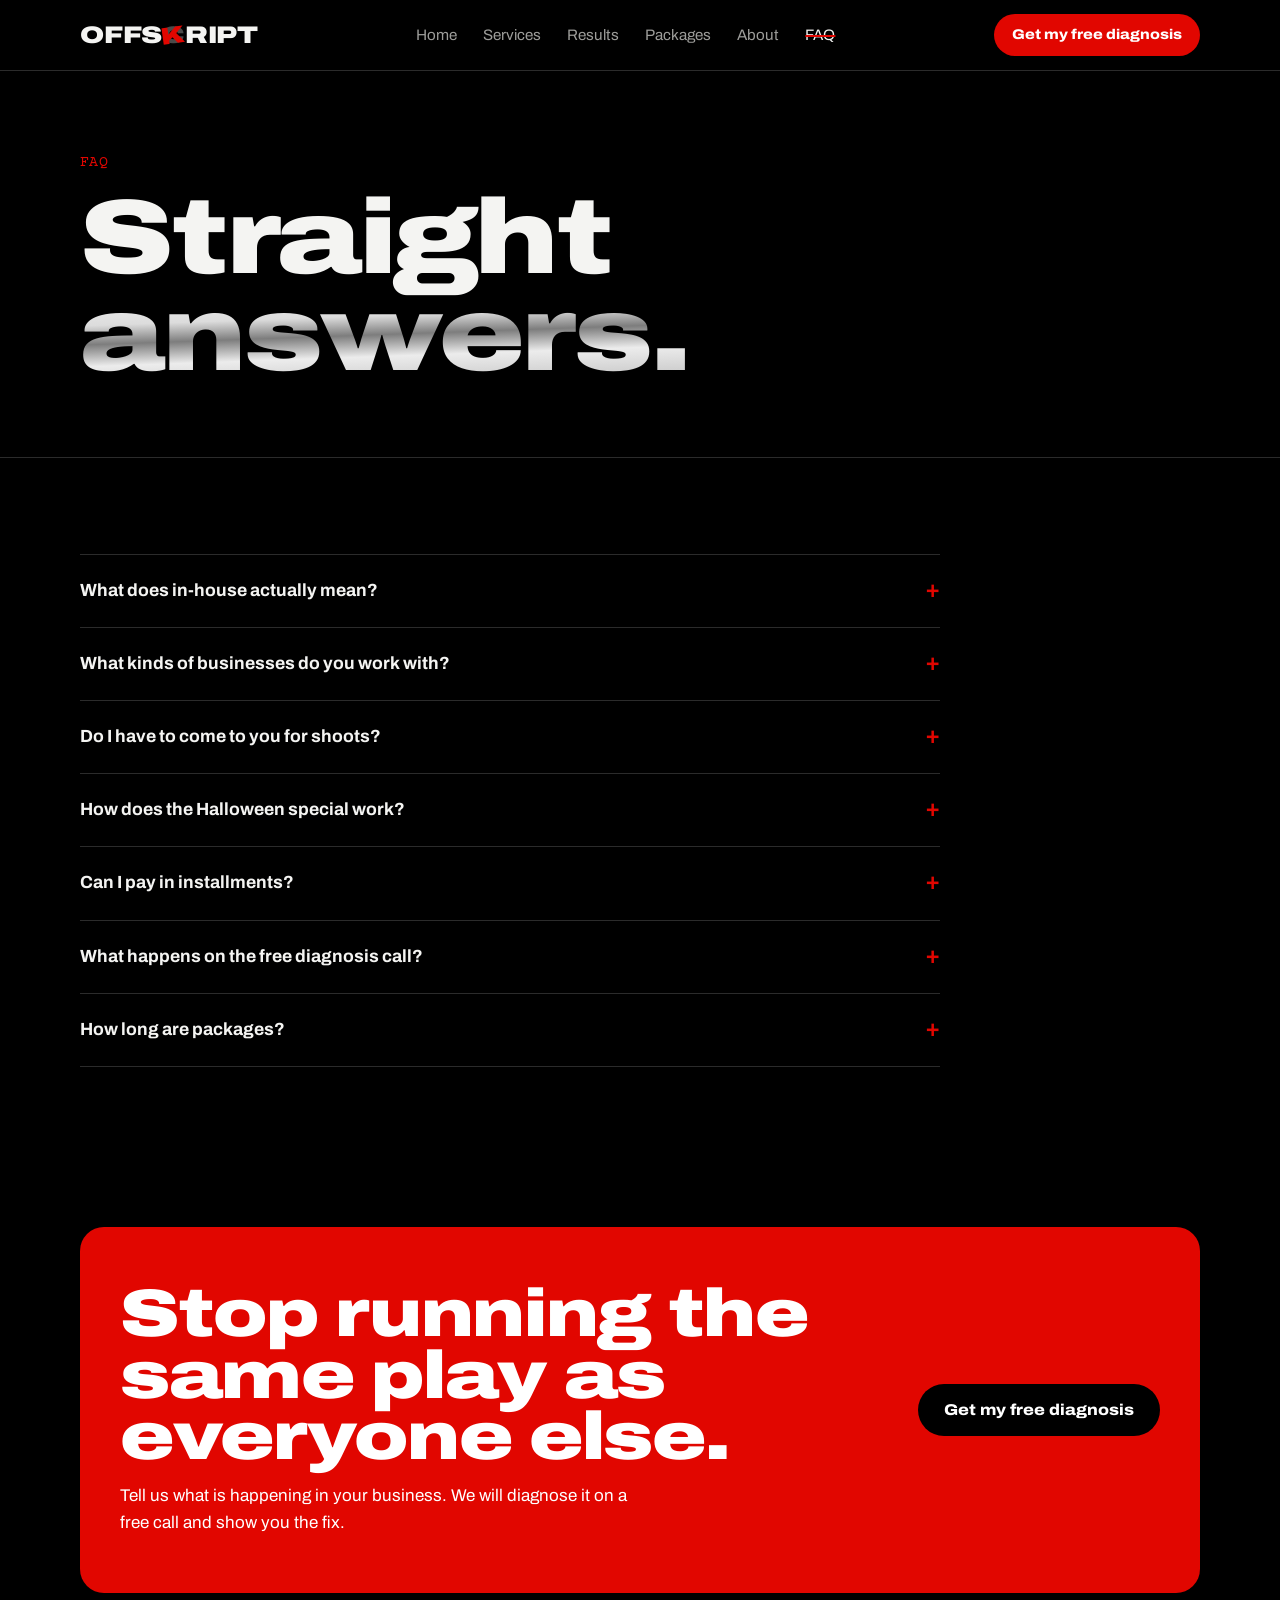
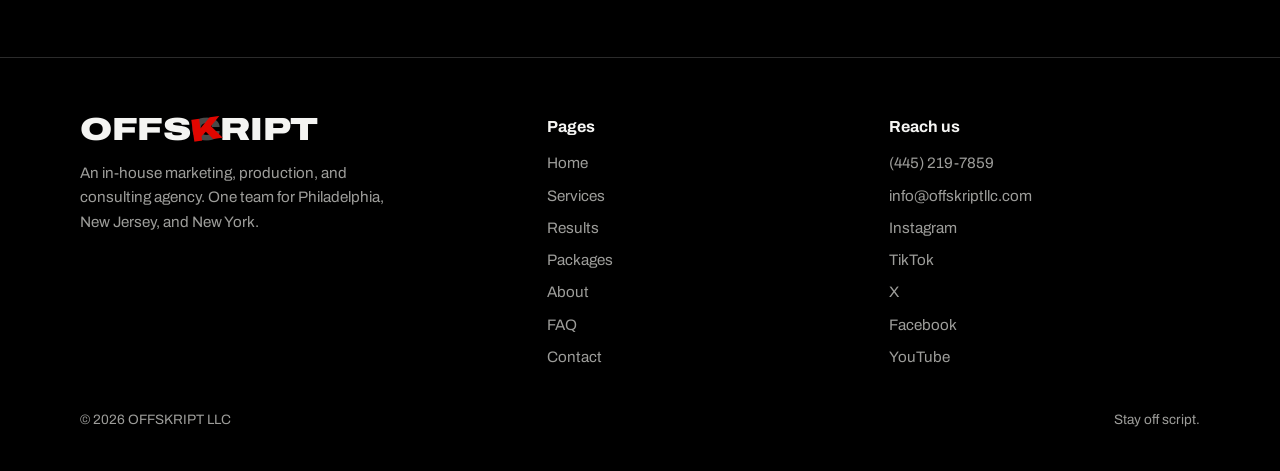
<file: faq.html>
<!doctype html>
<html lang="en">
<head>
<meta charset="utf-8">
<meta name="viewport" content="width=device-width, initial-scale=1">
<title>FAQ | OFFSKRIPT</title>
<meta name="description" content="Answers about OFFSKRIPT packages, pricing, the Halloween special, shoots, and how we work.">
<link rel="canonical" href="https://offskript.me/faq.html">
<meta property="og:title" content="FAQ | OFFSKRIPT">
<meta property="og:description" content="Answers about OFFSKRIPT packages, pricing, the Halloween special, shoots, and how we work.">
<meta property="og:type" content="website">
<meta name="theme-color" content="#000000">
<link rel="icon" href="data:image/svg+xml,%3Csvg xmlns=%27http://www.w3.org/2000/svg%27 viewBox=%270 0 64 64%27%3E%3Crect width=%2764%27 height=%2764%27 rx=%2714%27 fill=%27%23000%27/%3E%3Ctext x=%2750%25%27 y=%2756%25%27 text-anchor=%27middle%27 dominant-baseline=%27middle%27 font-family=%27Arial Black,Arial%27 font-weight=%27900%27 font-size=%2742%27 fill=%27%23e10600%27%3EK%3C/text%3E%3C/svg%3E">
<link rel="preconnect" href="https://fonts.googleapis.com"><link rel="preconnect" href="https://fonts.gstatic.com" crossorigin>
<link href="https://fonts.googleapis.com/css2?family=Archivo:wdth,wght@62..125,400..900&family=Courier+Prime:wght@400;700&display=swap" rel="stylesheet">
<link rel="stylesheet" href="styles.css">
</head>
<body>
<div class="promo" role="region" aria-label="Halloween offer"><div class="wrap"><span><b>Halloween Rewrite:</b> 33% off any package paid in full before Oct 31.</span><span>Ends in <span class="clock">--</span></span><a href="packages.html">See the deal</a></div></div>
<header class="top"><nav class="wrap nav" id="nav" aria-label="Main">
<a href="index.html" class="wordmark" aria-label="OFFSKRIPT home">OFFS<span class="ck"><span class="c">C</span><span class="k">K</span></span>RIPT</a>
<ul><li><a href="index.html">Home</a></li><li><a href="services.html">Services</a></li><li><a href="results.html">Results</a></li><li><a href="packages.html">Packages</a></li><li><a href="about.html">About</a></li><li><a href="faq.html">FAQ</a></li></ul>
<a href="contact.html" class="btn btn-red">Get my free diagnosis</a>
<button class="menu" id="menu" aria-expanded="false" aria-controls="nav">Menu</button>
</nav></header>
<main>
<section class="page-head"><div class="wrap"><p class="slug">FAQ</p><h1 class="h-xl">Straight <span class="chrome">answers.</span></h1></div></section><section class="band"><div class="wrap"><div class="faq"><details><summary>What does in-house actually mean?</summary><p>Our team handles marketing, video and photo production, and business consulting ourselves. You do not have to hire and manage three separate companies.</p></details><details><summary>What kinds of businesses do you work with?</summary><p>Local and service businesses across Philadelphia, New Jersey, and New York: salons, barbershops, restaurants, lounges, nail spas, retail, and more. If you sell to customers in your area, we can help.</p></details><details><summary>Do I have to come to you for shoots?</summary><p>No. We come to you. Shoots happen at your business or around your neighborhood, scheduled when it works for you.</p></details><details><summary>How does the Halloween special work?</summary><p>Pay in full for any package before 11:59 PM Eastern on October 31 and you save 33%. The $750 package becomes $500, and every tier gets the same cut. Payment plans are billed at the regular price.</p></details><details><summary>Can I pay in installments?</summary><p>Yes. Any package can be split into three monthly payments at the regular price, and you can stop after the first month.</p></details><details><summary>What happens on the free diagnosis call?</summary><p>We look at how you get customers today, find the biggest gap, and show you a plan to fix it. If it makes sense to work together, we will recommend the right package. No pressure.</p></details><details><summary>How long are packages?</summary><p>Every package runs 90 days. That gives us enough time to shoot, launch, measure, and adjust.</p></details></div></div></section><section class="band tight"><div class="wrap"><div class="cta"><div><h2 class="h-lg">Stop running the same play as everyone else.</h2><p style="margin-top:14px;max-width:52ch">Tell us what is happening in your business. We will diagnose it on a free call and show you the fix.</p></div><a href="contact.html" class="btn">Get my free diagnosis</a></div></div></section>
</main>
<footer><div class="wrap"><div class="fcols">
<div><a href="index.html" class="wordmark">OFFS<span class="ck"><span class="c">C</span><span class="k">K</span></span>RIPT</a><p style="margin-top:14px;max-width:36ch">An in-house marketing, production, and consulting agency. One team for Philadelphia, New Jersey, and New York.</p></div>
<div><h4>Pages</h4><ul><li><a href="index.html">Home</a></li><li><a href="services.html">Services</a></li><li><a href="results.html">Results</a></li><li><a href="packages.html">Packages</a></li><li><a href="about.html">About</a></li><li><a href="faq.html">FAQ</a></li><li><a href="contact.html">Contact</a></li></ul></div>
<div><h4>Reach us</h4><ul><li><a href="tel:+14452197859">(445) 219-7859</a></li><li><a href="mailto:info@offskriptllc.com">info@offskriptllc.com</a></li><li><a href="https://instagram.com/officialoffskript" rel="noopener" target="_blank">Instagram</a></li><li><a href="https://tiktok.com/@offskriptmedia" rel="noopener" target="_blank">TikTok</a></li><li><a href="https://x.com/OFFSKRIPTLLC" rel="noopener" target="_blank">X</a></li><li><a href="https://facebook.com/Offskript" rel="noopener" target="_blank">Facebook</a></li><li><a href="https://youtube.com/@OFFSKRIPTEMedia" rel="noopener" target="_blank">YouTube</a></li></ul></div>
</div><div class="legal"><span>&copy; <span id="yr">2026</span> OFFSKRIPT LLC</span><span>Stay off script.</span></div></div></footer>
<script src="site.js"></script>
</body>
</html>
</file>
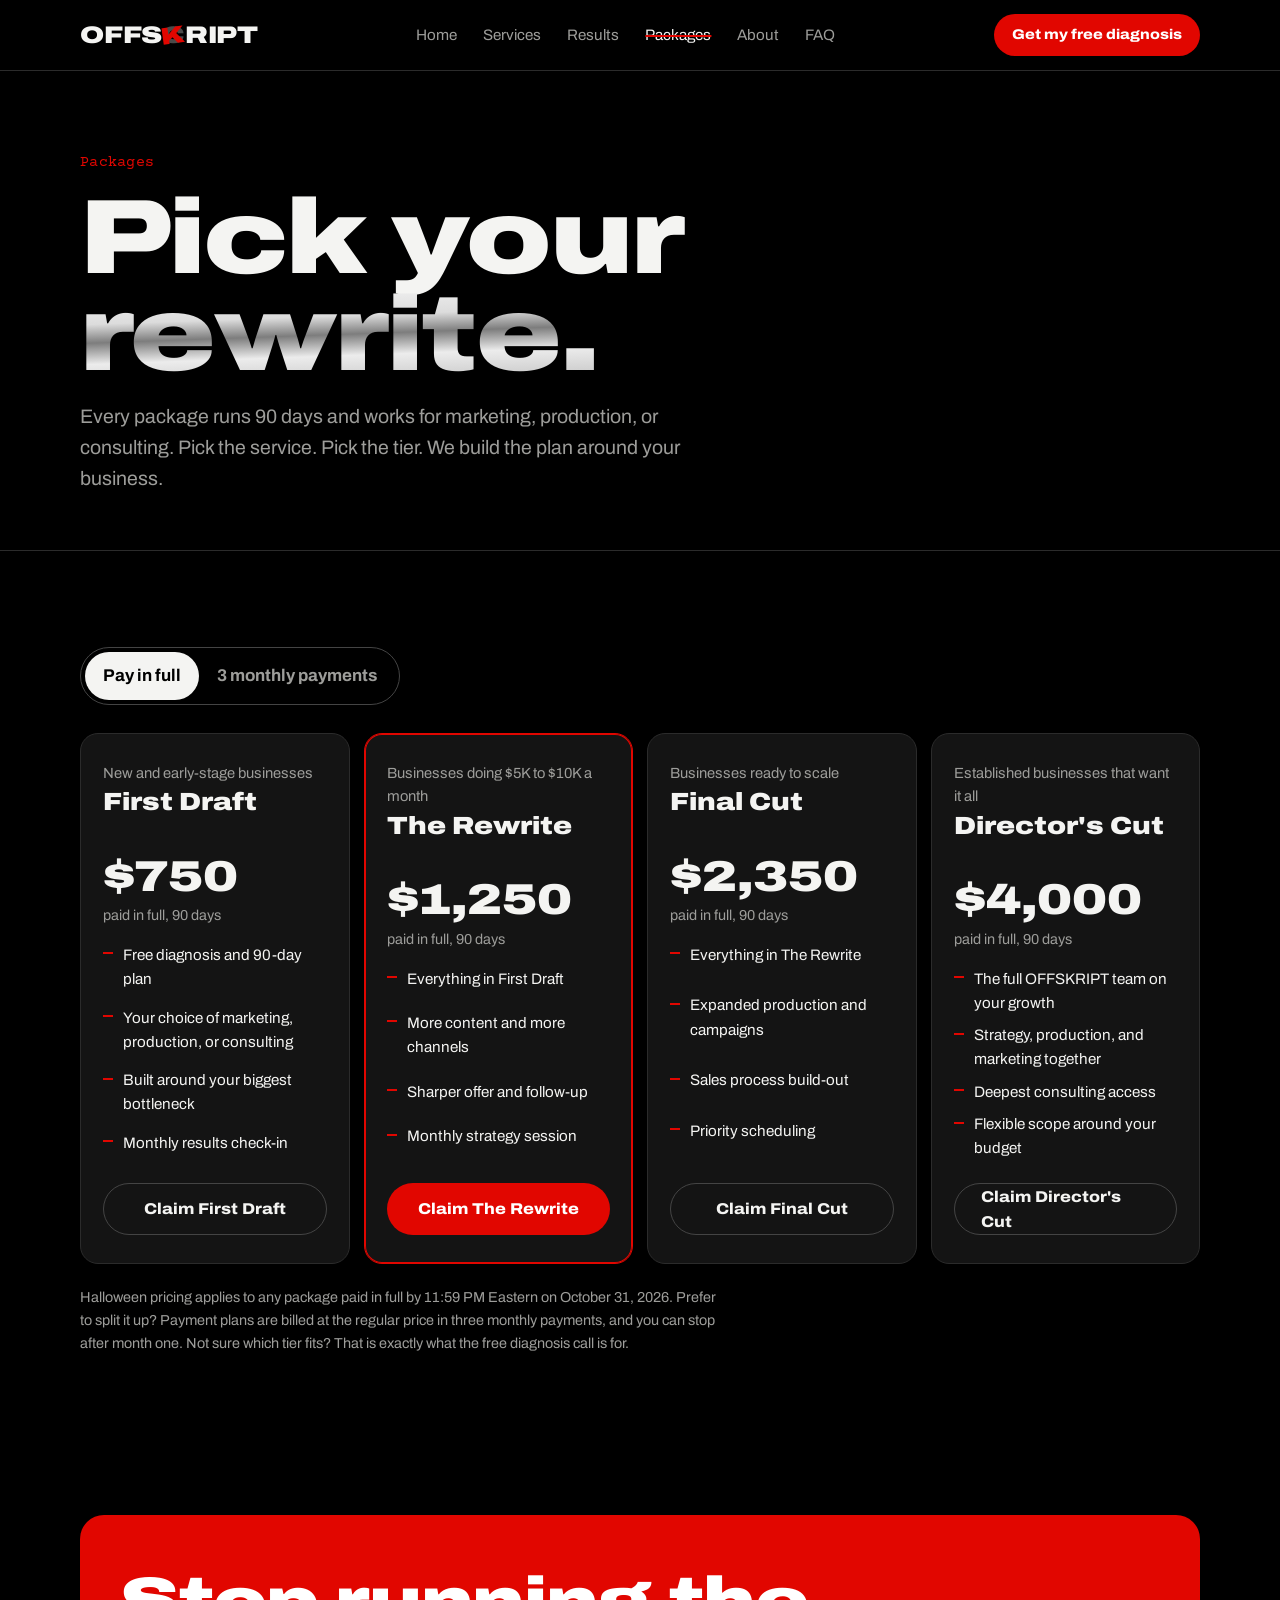
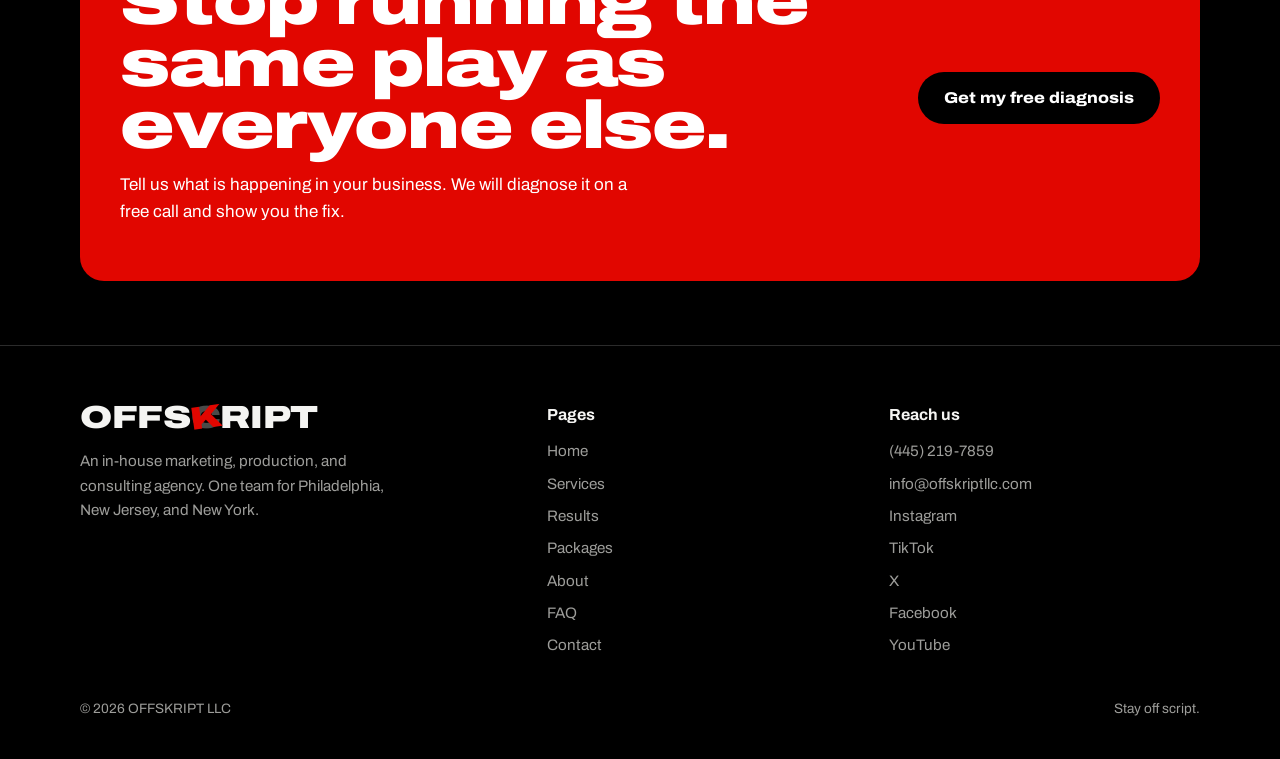
<file: packages.html>
<!doctype html>
<html lang="en">
<head>
<meta charset="utf-8">
<meta name="viewport" content="width=device-width, initial-scale=1">
<title>Packages | OFFSKRIPT</title>
<meta name="description" content="90-day marketing, production, and consulting packages. Halloween special: 33% off any package paid in full before October 31.">
<link rel="canonical" href="https://offskript.me/packages.html">
<meta property="og:title" content="Packages | OFFSKRIPT">
<meta property="og:description" content="90-day marketing, production, and consulting packages. Halloween special: 33% off any package paid in full before October 31.">
<meta property="og:type" content="website">
<meta name="theme-color" content="#000000">
<link rel="icon" href="data:image/svg+xml,%3Csvg xmlns=%27http://www.w3.org/2000/svg%27 viewBox=%270 0 64 64%27%3E%3Crect width=%2764%27 height=%2764%27 rx=%2714%27 fill=%27%23000%27/%3E%3Ctext x=%2750%25%27 y=%2756%25%27 text-anchor=%27middle%27 dominant-baseline=%27middle%27 font-family=%27Arial Black,Arial%27 font-weight=%27900%27 font-size=%2742%27 fill=%27%23e10600%27%3EK%3C/text%3E%3C/svg%3E">
<link rel="preconnect" href="https://fonts.googleapis.com"><link rel="preconnect" href="https://fonts.gstatic.com" crossorigin>
<link href="https://fonts.googleapis.com/css2?family=Archivo:wdth,wght@62..125,400..900&family=Courier+Prime:wght@400;700&display=swap" rel="stylesheet">
<link rel="stylesheet" href="styles.css">
</head>
<body>
<div class="promo" role="region" aria-label="Halloween offer"><div class="wrap"><span><b>Halloween Rewrite:</b> 33% off any package paid in full before Oct 31.</span><span>Ends in <span class="clock">--</span></span><a href="packages.html">See the deal</a></div></div>
<header class="top"><nav class="wrap nav" id="nav" aria-label="Main">
<a href="index.html" class="wordmark" aria-label="OFFSKRIPT home">OFFS<span class="ck"><span class="c">C</span><span class="k">K</span></span>RIPT</a>
<ul><li><a href="index.html">Home</a></li><li><a href="services.html">Services</a></li><li><a href="results.html">Results</a></li><li><a href="packages.html">Packages</a></li><li><a href="about.html">About</a></li><li><a href="faq.html">FAQ</a></li></ul>
<a href="contact.html" class="btn btn-red">Get my free diagnosis</a>
<button class="menu" id="menu" aria-expanded="false" aria-controls="nav">Menu</button>
</nav></header>
<main>
<section class="page-head"><div class="wrap"><p class="slug">Packages</p><h1 class="h-xl">Pick your <span class="chrome">rewrite.</span></h1><p class="lede">Every package runs 90 days and works for marketing, production, or consulting. Pick the service. Pick the tier. We build the plan around your business.</p></div></section><section class="band"><div class="wrap"><div class="offer" role="region" aria-label="Halloween offer"><div><p class="slug">Limited time</p><h2 class="h-md">The Halloween Rewrite: 33% off every package.</h2><p class="mute" style="max-width:56ch">Pay in full before Halloween and the $750 package is $500. Every tier gets the same cut. When the clock hits zero, prices go back up.</p></div><div style="text-align:center"><div class="clock">--</div><p class="mute" style="margin:10px 0 14px;font-size:.9rem">until the deal ends</p><a href="packages.html" class="btn btn-red">Lock in my price</a></div></div><div class="toggle" role="group" aria-label="Payment option"><button type="button" data-mode="full" aria-pressed="true">Pay in full</button><button type="button" data-mode="split" aria-pressed="false">3 monthly payments</button></div><div class="tiers"><div class="tier" data-price="750"><span class="save">Save 33%</span><p class="for">New and early-stage businesses</p><h3>First Draft</h3><div class="was"></div><div class="price">$750</div><div class="term">90 days</div><ul><li>Free diagnosis and 90-day plan</li><li>Your choice of marketing, production, or consulting</li><li>Built around your biggest bottleneck</li><li>Monthly results check-in</li></ul><a href="contact.html?pkg=first-draft" class="btn btn-line">Claim First Draft</a></div><div class="tier star" data-price="1250"><span class="save">Save 33%</span><p class="for">Businesses doing $5K to $10K a month</p><h3>The Rewrite</h3><div class="was"></div><div class="price">$1,250</div><div class="term">90 days</div><ul><li>Everything in First Draft</li><li>More content and more channels</li><li>Sharper offer and follow-up</li><li>Monthly strategy session</li></ul><a href="contact.html?pkg=the-rewrite" class="btn btn-red">Claim The Rewrite</a></div><div class="tier" data-price="2350"><span class="save">Save 33%</span><p class="for">Businesses ready to scale</p><h3>Final Cut</h3><div class="was"></div><div class="price">$2,350</div><div class="term">90 days</div><ul><li>Everything in The Rewrite</li><li>Expanded production and campaigns</li><li>Sales process build-out</li><li>Priority scheduling</li></ul><a href="contact.html?pkg=final-cut" class="btn btn-line">Claim Final Cut</a></div><div class="tier" data-price="4000"><span class="save">Save 33%</span><p class="for">Established businesses that want it all</p><h3>Director&#39;s Cut</h3><div class="was"></div><div class="price">$4,000</div><div class="term">90 days</div><ul><li>The full OFFSKRIPT team on your growth</li><li>Strategy, production, and marketing together</li><li>Deepest consulting access</li><li>Flexible scope around your budget</li></ul><a href="contact.html?pkg=directors-cut" class="btn btn-line">Claim Director&#39;s Cut</a></div></div><p class="fine">Halloween pricing applies to any package paid in full by 11:59 PM Eastern on October 31, 2026. Prefer to split it up? Payment plans are billed at the regular price in three monthly payments, and you can stop after month one. Not sure which tier fits? That is exactly what the free diagnosis call is for.</p></div></section><section class="band tight"><div class="wrap"><div class="cta"><div><h2 class="h-lg">Stop running the same play as everyone else.</h2><p style="margin-top:14px;max-width:52ch">Tell us what is happening in your business. We will diagnose it on a free call and show you the fix.</p></div><a href="contact.html" class="btn">Get my free diagnosis</a></div></div></section>
</main>
<footer><div class="wrap"><div class="fcols">
<div><a href="index.html" class="wordmark">OFFS<span class="ck"><span class="c">C</span><span class="k">K</span></span>RIPT</a><p style="margin-top:14px;max-width:36ch">An in-house marketing, production, and consulting agency. One team for Philadelphia, New Jersey, and New York.</p></div>
<div><h4>Pages</h4><ul><li><a href="index.html">Home</a></li><li><a href="services.html">Services</a></li><li><a href="results.html">Results</a></li><li><a href="packages.html">Packages</a></li><li><a href="about.html">About</a></li><li><a href="faq.html">FAQ</a></li><li><a href="contact.html">Contact</a></li></ul></div>
<div><h4>Reach us</h4><ul><li><a href="tel:+14452197859">(445) 219-7859</a></li><li><a href="mailto:info@offskriptllc.com">info@offskriptllc.com</a></li><li><a href="https://instagram.com/officialoffskript" rel="noopener" target="_blank">Instagram</a></li><li><a href="https://tiktok.com/@offskriptmedia" rel="noopener" target="_blank">TikTok</a></li><li><a href="https://x.com/OFFSKRIPTLLC" rel="noopener" target="_blank">X</a></li><li><a href="https://facebook.com/Offskript" rel="noopener" target="_blank">Facebook</a></li><li><a href="https://youtube.com/@OFFSKRIPTEMedia" rel="noopener" target="_blank">YouTube</a></li></ul></div>
</div><div class="legal"><span>&copy; <span id="yr">2026</span> OFFSKRIPT LLC</span><span>Stay off script.</span></div></div></footer>
<script src="site.js"></script>
</body>
</html>
</file>
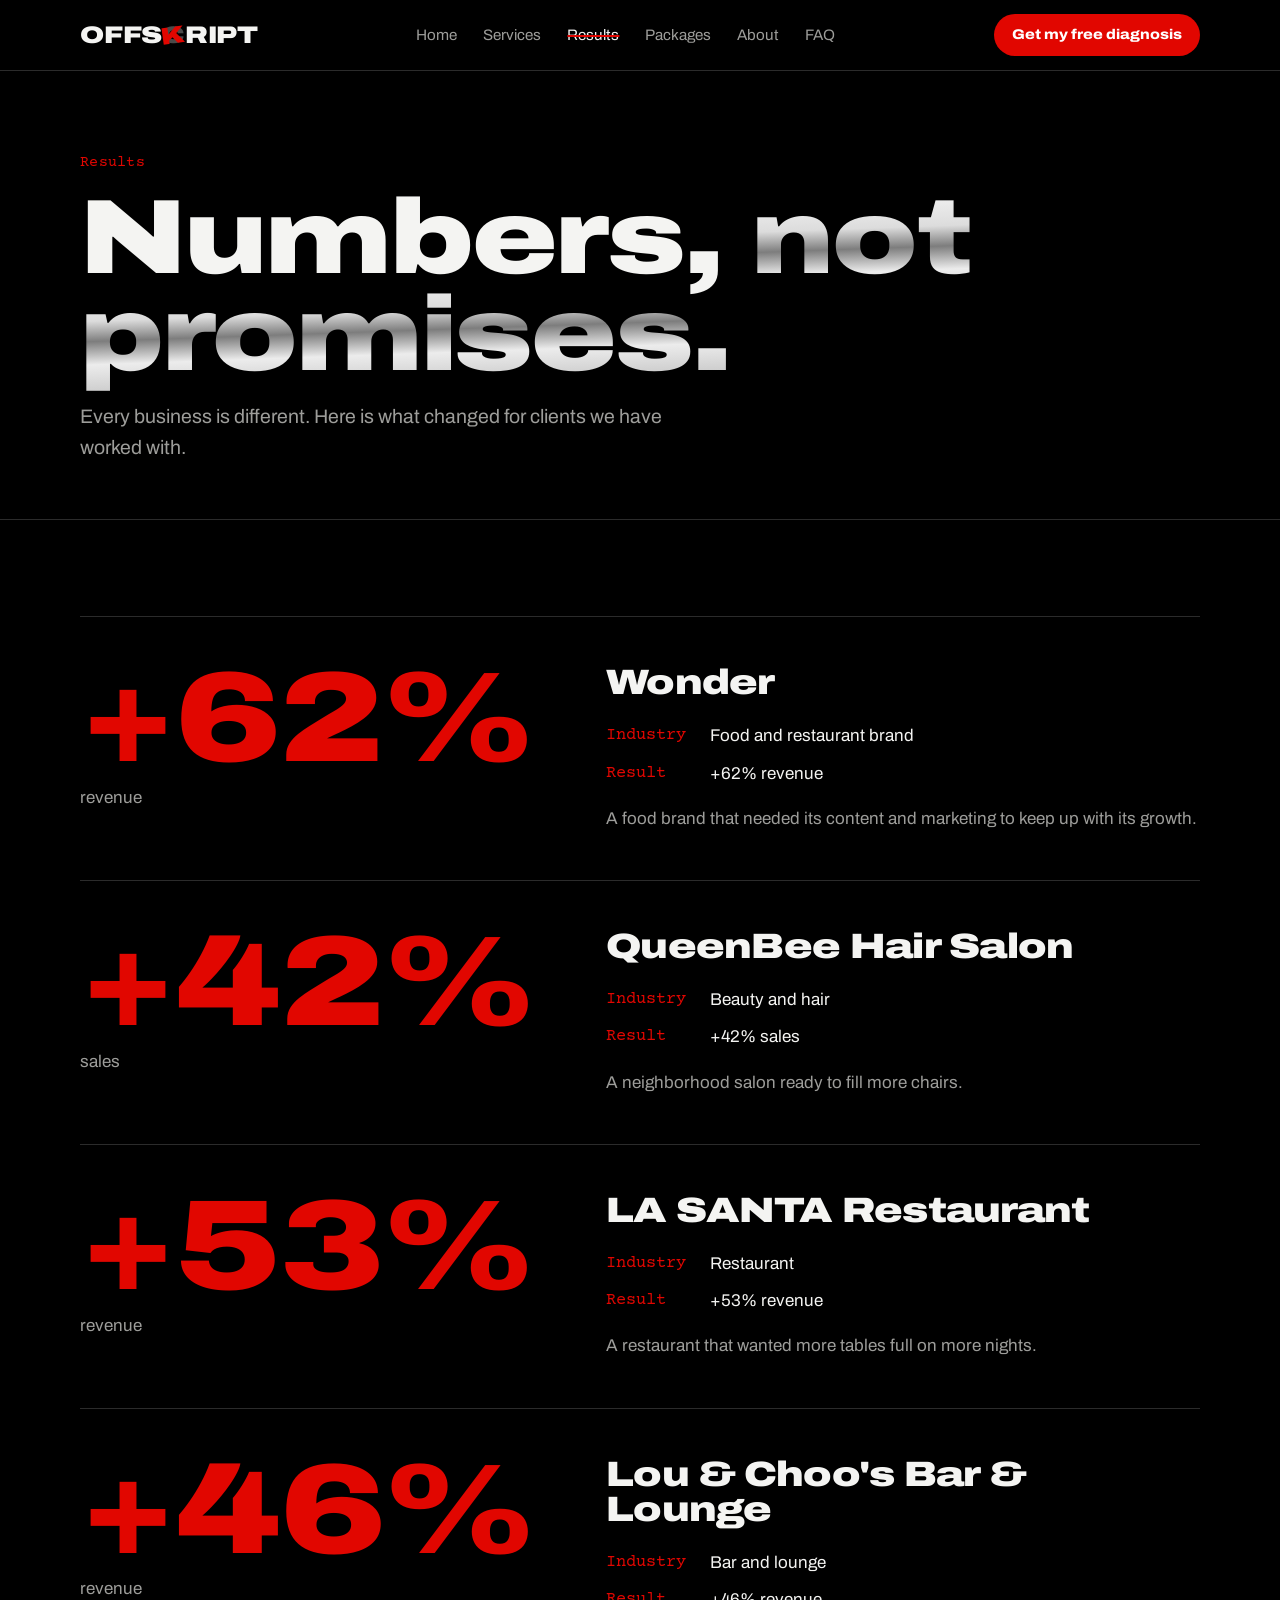
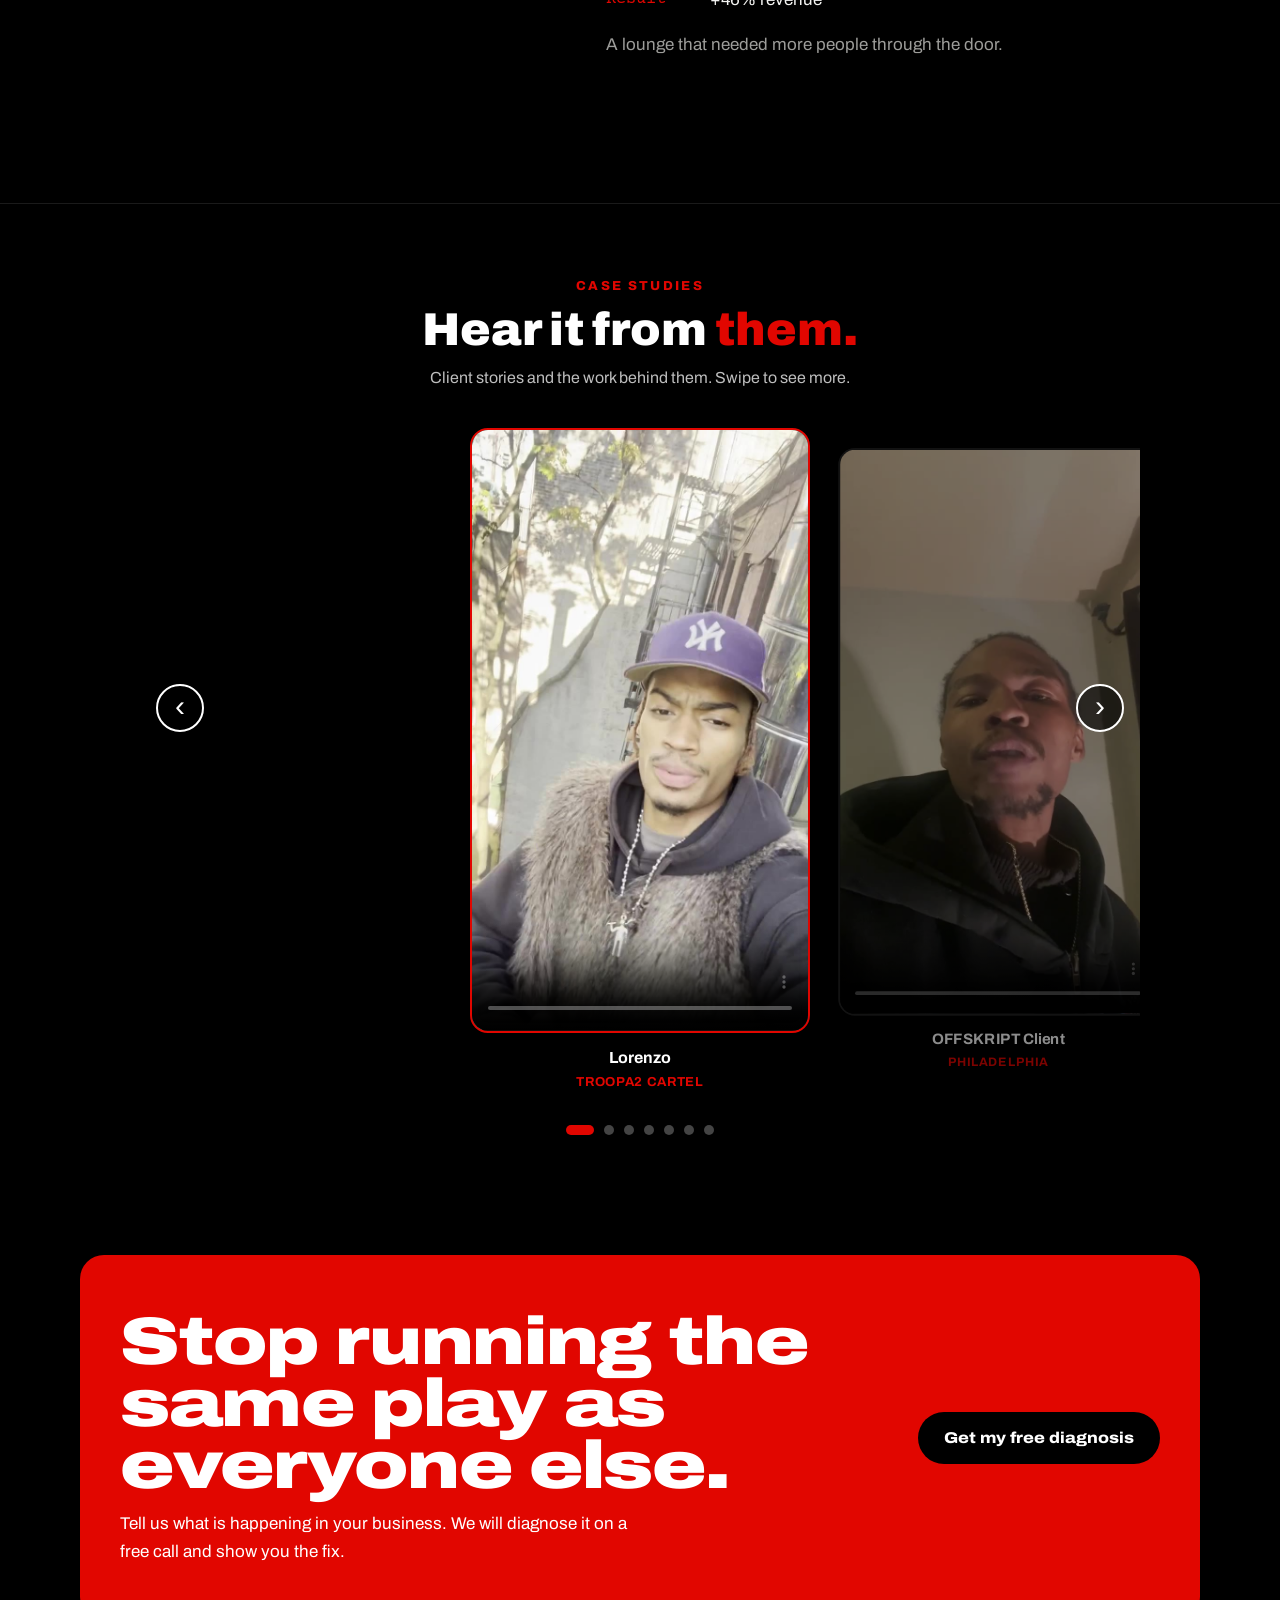
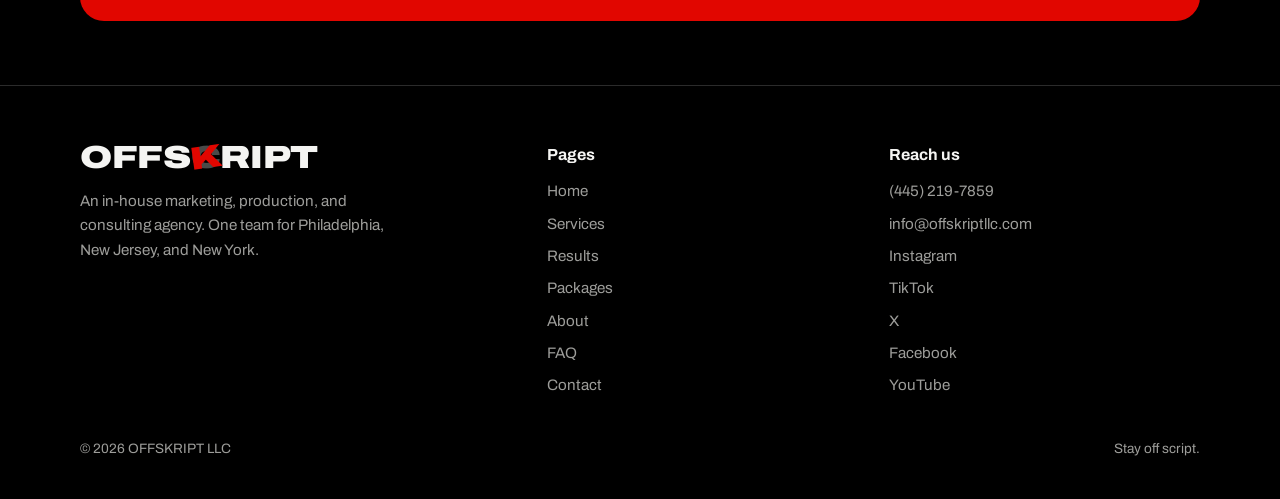
<file: results.html>
<!doctype html>
<html lang="en">
<head>
<meta charset="utf-8">
<meta name="viewport" content="width=device-width, initial-scale=1">
<title>Results | OFFSKRIPT</title>
<meta name="description" content="Case studies from local businesses that grew with OFFSKRIPT marketing, production, and consulting.">
<link rel="canonical" href="https://offskript.me/results.html">
<meta property="og:title" content="Results | OFFSKRIPT">
<meta property="og:description" content="Case studies from local businesses that grew with OFFSKRIPT marketing, production, and consulting.">
<meta property="og:type" content="website">
<meta name="theme-color" content="#000000">
<link rel="icon" href="data:image/svg+xml,%3Csvg xmlns=%27http://www.w3.org/2000/svg%27 viewBox=%270 0 64 64%27%3E%3Crect width=%2764%27 height=%2764%27 rx=%2714%27 fill=%27%23000%27/%3E%3Ctext x=%2750%25%27 y=%2756%25%27 text-anchor=%27middle%27 dominant-baseline=%27middle%27 font-family=%27Arial Black,Arial%27 font-weight=%27900%27 font-size=%2742%27 fill=%27%23e10600%27%3EK%3C/text%3E%3C/svg%3E">
<link rel="preconnect" href="https://fonts.googleapis.com"><link rel="preconnect" href="https://fonts.gstatic.com" crossorigin>
<link href="https://fonts.googleapis.com/css2?family=Archivo:wdth,wght@62..125,400..900&family=Courier+Prime:wght@400;700&display=swap" rel="stylesheet">
<link rel="stylesheet" href="styles.css">
</head>
<body>
<div class="promo" role="region" aria-label="Halloween offer"><div class="wrap"><span><b>Halloween Rewrite:</b> 33% off any package paid in full before Oct 31.</span><span>Ends in <span class="clock">--</span></span><a href="packages.html">See the deal</a></div></div>
<header class="top"><nav class="wrap nav" id="nav" aria-label="Main">
<a href="index.html" class="wordmark" aria-label="OFFSKRIPT home">OFFS<span class="ck"><span class="c">C</span><span class="k">K</span></span>RIPT</a>
<ul><li><a href="index.html">Home</a></li><li><a href="services.html">Services</a></li><li><a href="results.html">Results</a></li><li><a href="packages.html">Packages</a></li><li><a href="about.html">About</a></li><li><a href="faq.html">FAQ</a></li></ul>
<a href="contact.html" class="btn btn-red">Get my free diagnosis</a>
<button class="menu" id="menu" aria-expanded="false" aria-controls="nav">Menu</button>
</nav></header>
<main>
<section class="page-head"><div class="wrap"><p class="slug">Results</p><h1 class="h-xl">Numbers, <span class="chrome">not promises.</span></h1><p class="lede">Every business is different. Here is what changed for clients we have worked with.</p></div></section><section class="band"><div class="wrap"><article class="case"><div><div class="big">+62%</div><p class="kind">revenue</p></div><div><h2 class="h-md">Wonder</h2><dl><dt>Industry</dt><dd>Food and restaurant brand</dd><dt>Result</dt><dd>+62% revenue</dd></dl><p class="mute" style="margin-top:18px">A food brand that needed its content and marketing to keep up with its growth.</p></div></article><article class="case"><div><div class="big">+42%</div><p class="kind">sales</p></div><div><h2 class="h-md">QueenBee Hair Salon</h2><dl><dt>Industry</dt><dd>Beauty and hair</dd><dt>Result</dt><dd>+42% sales</dd></dl><p class="mute" style="margin-top:18px">A neighborhood salon ready to fill more chairs.</p></div></article><article class="case"><div><div class="big">+53%</div><p class="kind">revenue</p></div><div><h2 class="h-md">LA SANTA Restaurant</h2><dl><dt>Industry</dt><dd>Restaurant</dd><dt>Result</dt><dd>+53% revenue</dd></dl><p class="mute" style="margin-top:18px">A restaurant that wanted more tables full on more nights.</p></div></article><article class="case"><div><div class="big">+46%</div><p class="kind">revenue</p></div><div><h2 class="h-md">Lou &amp; Choo&#39;s Bar &amp; Lounge</h2><dl><dt>Industry</dt><dd>Bar and lounge</dd><dt>Result</dt><dd>+46% revenue</dd></dl><p class="mute" style="margin-top:18px">A lounge that needed more people through the door.</p></div></article></div></section><section id="case-studies" class="osk-cases"> <div class="osk-cases__head"> <p class="osk-cases__kicker">CASE STUDIES</p> <h2 class="osk-cases__title">Hear it from <span>them.</span></h2> <p class="osk-cases__sub">Client stories and the work behind them. Swipe to see more.</p> </div>  <div class="osk-cases__wrap"> <button class="osk-cases__arrow osk-cases__arrow--prev" aria-label="Previous video">&#8249;</button>  <div class="osk-cases__track" tabindex="0"> <article class="osk-slide"> <div class="osk-slide__frame"> <video src="case-1.mp4" poster="case-1.jpg" playsinline controls preload="metadata"></video> </div> <div class="osk-slide__meta"> <strong>Lorenzo</strong><span>Troopa2 Cartel</span> </div> </article>  <article class="osk-slide"> <div class="osk-slide__frame"> <video src="case-2.mp4" poster="case-2.jpg" playsinline controls preload="metadata"></video> </div> <div class="osk-slide__meta"> <strong>OFFSKRIPT Client</strong><span>Philadelphia</span> </div> </article> <article class="osk-slide"> <div class="osk-slide__frame"> <video src="case-5.mp4" poster="case-5.jpg" playsinline controls preload="metadata"></video> </div> <div class="osk-slide__meta"> <strong>OFFSKRIPT Client</strong><span>Client testimonial</span> </div> </article> <article class="osk-slide"> <div class="osk-slide__frame"> <video src="case-4.mp4" playsinline controls muted loop preload="metadata"></video> </div> <div class="osk-slide__meta"> <strong>OFFSKRIPT Production</strong><span>Brand campaign</span> </div> </article> <article class="osk-slide"> <div class="osk-slide__frame osk-slide__frame--img"> <img src="views-proof.jpg" alt="Short-form videos produced by OFFSKRIPT with 1M to 5.6M views each" loading="lazy"> </div> <div class="osk-slide__meta"> <strong>5.6M views on one video</strong><span>Short-form content</span> </div> </article> <article class="osk-slide"> <div class="osk-slide__frame"> <img src="bts-studio.jpg" alt="OFFSKRIPT studio shoot, behind the scenes" loading="lazy" style="width:100%;height:100%;object-fit:cover;display:block"> </div> <div class="osk-slide__meta"> <strong>Behind the scenes</strong><span>Studio shoot</span> </div> </article> <article class="osk-slide"> <div class="osk-slide__frame"> <video src="case-3.mp4" playsinline controls preload="metadata"></video> </div> <div class="osk-slide__meta"> <strong>OFFSKRIPT Production</strong><span>Social content</span> </div> </article> </div>  <button class="osk-cases__arrow osk-cases__arrow--next" aria-label="Next video">&#8250;</button> </div>  <div class="osk-cases__dots" role="tablist"></div> </section>  <style> .osk-cases{background:#000;color:#fff;padding:72px 0 56px;font-family:inherit;border-top:1px solid #1a1a1a;overflow:hidden} .osk-cases__head{text-align:center;padding:0 20px;margin-bottom:32px} .osk-cases__kicker{color:#e10600;font-weight:800;letter-spacing:.18em;font-size:13px;margin:0 0 10px} .osk-cases__title{font-size:clamp(28px,5vw,46px);font-weight:900;margin:0 0 10px;line-height:1.05} .osk-cases__title span{color:#e10600} .osk-cases__sub{color:#bdbdbd;margin:0;font-size:16px}  .osk-cases__wrap{position:relative;max-width:1000px;margin:0 auto} .osk-cases__track{ display:flex;gap:18px;overflow-x:auto;scroll-snap-type:x mandatory; -webkit-overflow-scrolling:touch;scrollbar-width:none; padding:6px 12vw 10px;            } .osk-cases__track::-webkit-scrollbar{display:none} .osk-cases__track:focus{outline:none}  .osk-slide{flex:0 0 76vw;max-width:340px;scroll-snap-align:center;transition:transform .3s,opacity .3s;opacity:.55;transform:scale(.94)} .osk-slide.is-active{opacity:1;transform:scale(1)} .osk-slide__frame{ aspect-ratio:9/16;border-radius:18px;overflow:hidden;background:#111; border:2px solid #222;box-shadow:0 14px 40px rgba(0,0,0,.6) } .osk-slide.is-active .osk-slide__frame{border-color:#e10600} .osk-slide__frame--img{background:#1a1a1a;display:flex;align-items:center}.osk-slide__frame--img img{width:100%;height:auto;display:block}.osk-slide__frame video{width:100%;height:100%;object-fit:cover;display:block;background:#111} .osk-slide__meta{display:flex;flex-direction:column;align-items:center;margin-top:12px;gap:2px} .osk-slide__meta strong{font-size:16px} .osk-slide__meta span{color:#e10600;font-size:13px;font-weight:700;letter-spacing:.05em;text-transform:uppercase}  @media (min-width:760px){ .osk-cases__track{padding:6px calc(50% - 170px) 10px} .osk-slide{flex-basis:340px} }  .osk-cases__arrow{ position:absolute;top:42%;transform:translateY(-50%);z-index:2; width:48px;height:48px;border-radius:50%;border:2px solid #fff;background:rgba(0,0,0,.6); color:#fff;font-size:30px;line-height:1;cursor:pointer;display:none;align-items:center;justify-content:center;padding:0 0 4px } .osk-cases__arrow:hover{background:#e10600;border-color:#e10600} .osk-cases__arrow--prev{left:16px} .osk-cases__arrow--next{right:16px} @media (min-width:760px){.osk-cases__arrow{display:flex}}  .osk-cases__dots{display:flex;justify-content:center;gap:10px;margin-top:22px} .osk-cases__dots button{width:10px;height:10px;border-radius:10px;border:0;background:#444;padding:0;cursor:pointer;transition:all .25s} .osk-cases__dots button.is-active{width:28px;background:#e10600} </style>  <script> (function(){ var root=document.getElementById('case-studies'); if(!root) return; var track=root.querySelector('.osk-cases__track'); var slides=[].slice.call(root.querySelectorAll('.osk-slide')); var dotsBox=root.querySelector('.osk-cases__dots'); var current=0;  slides.forEach(function(s,i){ var d=document.createElement('button'); d.setAttribute('aria-label','Go to video '+(i+1)); d.addEventListener('click',function(){go(i)}); dotsBox.appendChild(d);  var v=s.querySelector('video'); if(v) v.addEventListener('play',function(){ slides.forEach(function(o){var ov=o.querySelector('video'); if(ov&&ov!==v) ov.pause();}); if(i!==current) go(i); }); }); var dots=[].slice.call(dotsBox.children);  function go(i){ i=Math.max(0,Math.min(slides.length-1,i)); var s=slides[i]; track.scrollTo({left:s.offsetLeft-(track.clientWidth-s.clientWidth)/2,behavior:'smooth'}); } function setActive(i){ if(i===current && slides[i].classList.contains('is-active')) return; current=i; slides.forEach(function(s,k){ s.classList.toggle('is-active',k===i); if(k!==i&&s.querySelector('video')) s.querySelector('video').pause();    }); dots.forEach(function(d,k){d.classList.toggle('is-active',k===i)}); } function nearest(){ var mid=track.scrollLeft+track.clientWidth/2,best=0,bd=1e9; slides.forEach(function(s,k){var c=s.offsetLeft+s.clientWidth/2,dd=Math.abs(c-mid); if(dd<bd){bd=dd;best=k}}); return best; } var t; track.addEventListener('scroll',function(){clearTimeout(t); t=setTimeout(function(){setActive(nearest())},60)}); root.querySelector('.osk-cases__arrow--prev').addEventListener('click',function(){go(current-1)}); root.querySelector('.osk-cases__arrow--next').addEventListener('click',function(){go(current+1)}); track.addEventListener('keydown',function(e){if(e.key==='ArrowRight')go(current+1); if(e.key==='ArrowLeft')go(current-1)}); setActive(0); slides[0].classList.add('is-active'); dots[0].classList.add('is-active'); })(); </script><section class="band tight"><div class="wrap"><div class="cta"><div><h2 class="h-lg">Stop running the same play as everyone else.</h2><p style="margin-top:14px;max-width:52ch">Tell us what is happening in your business. We will diagnose it on a free call and show you the fix.</p></div><a href="contact.html" class="btn">Get my free diagnosis</a></div></div></section>
</main>
<footer><div class="wrap"><div class="fcols">
<div><a href="index.html" class="wordmark">OFFS<span class="ck"><span class="c">C</span><span class="k">K</span></span>RIPT</a><p style="margin-top:14px;max-width:36ch">An in-house marketing, production, and consulting agency. One team for Philadelphia, New Jersey, and New York.</p></div>
<div><h4>Pages</h4><ul><li><a href="index.html">Home</a></li><li><a href="services.html">Services</a></li><li><a href="results.html">Results</a></li><li><a href="packages.html">Packages</a></li><li><a href="about.html">About</a></li><li><a href="faq.html">FAQ</a></li><li><a href="contact.html">Contact</a></li></ul></div>
<div><h4>Reach us</h4><ul><li><a href="tel:+14452197859">(445) 219-7859</a></li><li><a href="mailto:info@offskriptllc.com">info@offskriptllc.com</a></li><li><a href="https://instagram.com/officialoffskript" rel="noopener" target="_blank">Instagram</a></li><li><a href="https://tiktok.com/@offskriptmedia" rel="noopener" target="_blank">TikTok</a></li><li><a href="https://x.com/OFFSKRIPTLLC" rel="noopener" target="_blank">X</a></li><li><a href="https://facebook.com/Offskript" rel="noopener" target="_blank">Facebook</a></li><li><a href="https://youtube.com/@OFFSKRIPTEMedia" rel="noopener" target="_blank">YouTube</a></li></ul></div>
</div><div class="legal"><span>&copy; <span id="yr">2026</span> OFFSKRIPT LLC</span><span>Stay off script.</span></div></div></footer>
<script src="site.js"></script>
</body>
</html>
</file>
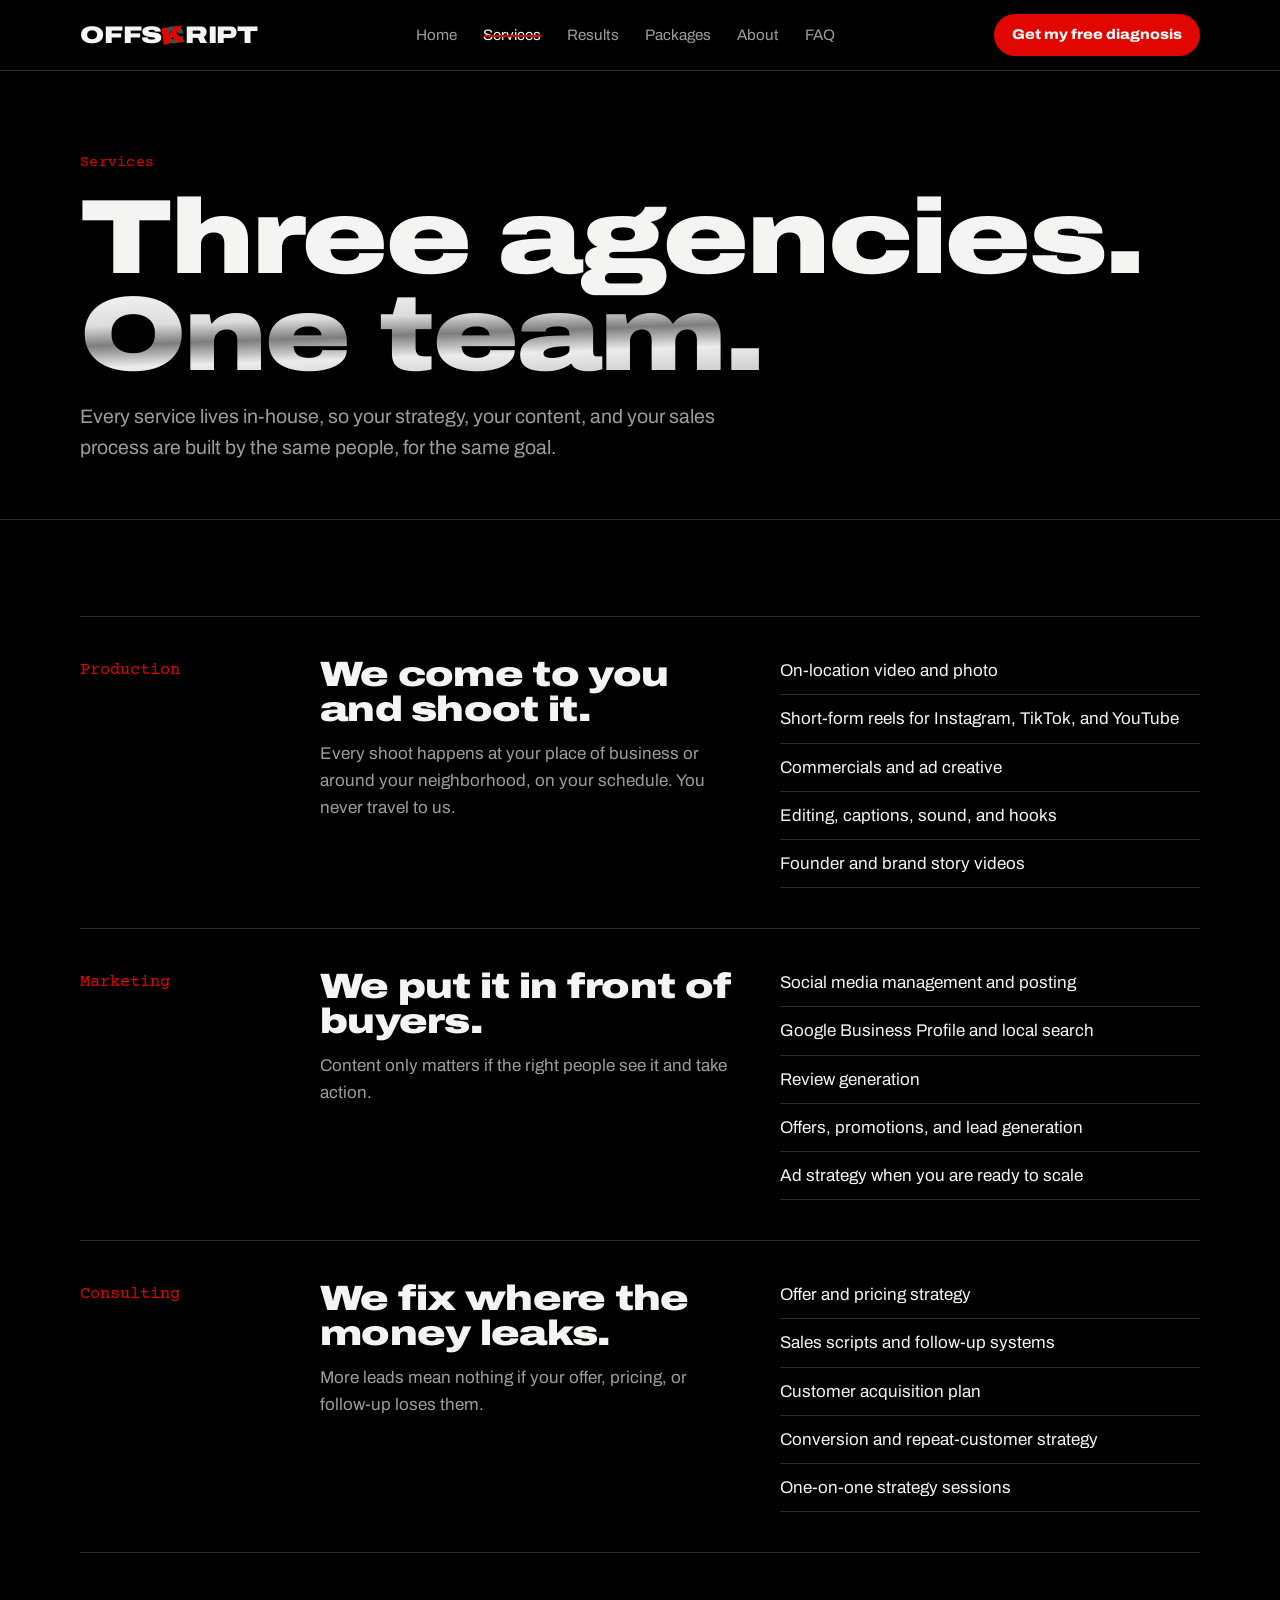
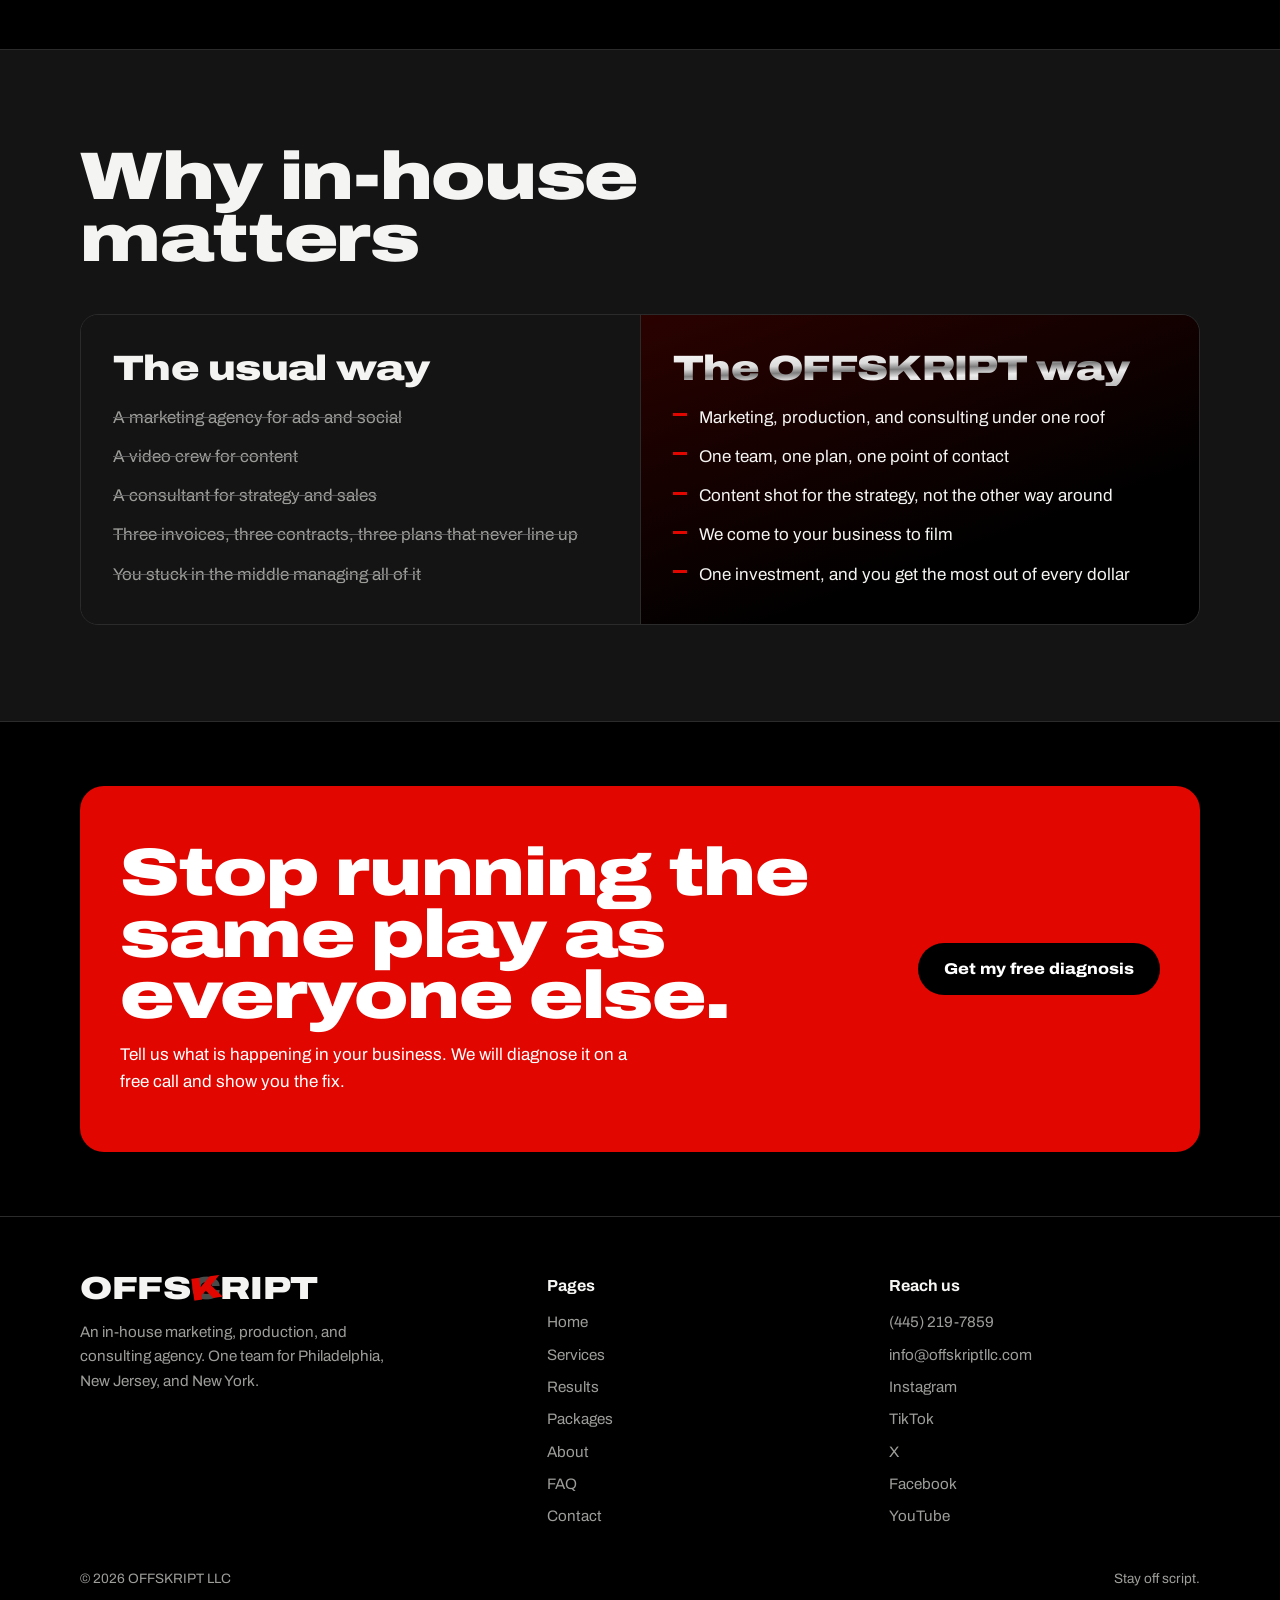
<file: services.html>
<!doctype html>
<html lang="en">
<head>
<meta charset="utf-8">
<meta name="viewport" content="width=device-width, initial-scale=1">
<title>Services | OFFSKRIPT</title>
<meta name="description" content="Marketing, video production, and business consulting from one in-house team. We come to your business across Philly, NJ, and NY.">
<link rel="canonical" href="https://offskript.me/services.html">
<meta property="og:title" content="Services | OFFSKRIPT">
<meta property="og:description" content="Marketing, video production, and business consulting from one in-house team. We come to your business across Philly, NJ, and NY.">
<meta property="og:type" content="website">
<meta name="theme-color" content="#000000">
<link rel="icon" href="data:image/svg+xml,%3Csvg xmlns=%27http://www.w3.org/2000/svg%27 viewBox=%270 0 64 64%27%3E%3Crect width=%2764%27 height=%2764%27 rx=%2714%27 fill=%27%23000%27/%3E%3Ctext x=%2750%25%27 y=%2756%25%27 text-anchor=%27middle%27 dominant-baseline=%27middle%27 font-family=%27Arial Black,Arial%27 font-weight=%27900%27 font-size=%2742%27 fill=%27%23e10600%27%3EK%3C/text%3E%3C/svg%3E">
<link rel="preconnect" href="https://fonts.googleapis.com"><link rel="preconnect" href="https://fonts.gstatic.com" crossorigin>
<link href="https://fonts.googleapis.com/css2?family=Archivo:wdth,wght@62..125,400..900&family=Courier+Prime:wght@400;700&display=swap" rel="stylesheet">
<link rel="stylesheet" href="styles.css">
</head>
<body>
<div class="promo" role="region" aria-label="Halloween offer"><div class="wrap"><span><b>Halloween Rewrite:</b> 33% off any package paid in full before Oct 31.</span><span>Ends in <span class="clock">--</span></span><a href="packages.html">See the deal</a></div></div>
<header class="top"><nav class="wrap nav" id="nav" aria-label="Main">
<a href="index.html" class="wordmark" aria-label="OFFSKRIPT home">OFFS<span class="ck"><span class="c">C</span><span class="k">K</span></span>RIPT</a>
<ul><li><a href="index.html">Home</a></li><li><a href="services.html">Services</a></li><li><a href="results.html">Results</a></li><li><a href="packages.html">Packages</a></li><li><a href="about.html">About</a></li><li><a href="faq.html">FAQ</a></li></ul>
<a href="contact.html" class="btn btn-red">Get my free diagnosis</a>
<button class="menu" id="menu" aria-expanded="false" aria-controls="nav">Menu</button>
</nav></header>
<main>
<section class="page-head"><div class="wrap"><p class="slug">Services</p><h1 class="h-xl">Three agencies. <span class="chrome">One team.</span></h1><p class="lede">Every service lives in-house, so your strategy, your content, and your sales process are built by the same people, for the same goal.</p></div></section><section class="band"><div class="wrap"><div class="svc"><div class="tag">Production</div><div><h3 class="h-md">We come to you and shoot it.</h3><p class="mute">Every shoot happens at your place of business or around your neighborhood, on your schedule. You never travel to us.</p></div><ul><li>On-location video and photo</li><li>Short-form reels for Instagram, TikTok, and YouTube</li><li>Commercials and ad creative</li><li>Editing, captions, sound, and hooks</li><li>Founder and brand story videos</li></ul></div><div class="svc"><div class="tag">Marketing</div><div><h3 class="h-md">We put it in front of buyers.</h3><p class="mute">Content only matters if the right people see it and take action.</p></div><ul><li>Social media management and posting</li><li>Google Business Profile and local search</li><li>Review generation</li><li>Offers, promotions, and lead generation</li><li>Ad strategy when you are ready to scale</li></ul></div><div class="svc"><div class="tag">Consulting</div><div><h3 class="h-md">We fix where the money leaks.</h3><p class="mute">More leads mean nothing if your offer, pricing, or follow-up loses them.</p></div><ul><li>Offer and pricing strategy</li><li>Sales scripts and follow-up systems</li><li>Customer acquisition plan</li><li>Conversion and repeat-customer strategy</li><li>One-on-one strategy sessions</li></ul></div></div></section><section class="band panel"><div class="wrap"><div class="head"><h2 class="h-lg">Why in-house matters</h2></div><div class="versus"><div class="old"><h3 class="h-md">The usual way</h3><ul><li>A marketing agency for ads and social</li><li>A video crew for content</li><li>A consultant for strategy and sales</li><li>Three invoices, three contracts, three plans that never line up</li><li>You stuck in the middle managing all of it</li></ul></div><div class="new"><h3 class="h-md chrome">The OFFSKRIPT way</h3><ul><li>Marketing, production, and consulting under one roof</li><li>One team, one plan, one point of contact</li><li>Content shot for the strategy, not the other way around</li><li>We come to your business to film</li><li>One investment, and you get the most out of every dollar</li></ul></div></div></div></section><section class="band tight"><div class="wrap"><div class="cta"><div><h2 class="h-lg">Stop running the same play as everyone else.</h2><p style="margin-top:14px;max-width:52ch">Tell us what is happening in your business. We will diagnose it on a free call and show you the fix.</p></div><a href="contact.html" class="btn">Get my free diagnosis</a></div></div></section>
</main>
<footer><div class="wrap"><div class="fcols">
<div><a href="index.html" class="wordmark">OFFS<span class="ck"><span class="c">C</span><span class="k">K</span></span>RIPT</a><p style="margin-top:14px;max-width:36ch">An in-house marketing, production, and consulting agency. One team for Philadelphia, New Jersey, and New York.</p></div>
<div><h4>Pages</h4><ul><li><a href="index.html">Home</a></li><li><a href="services.html">Services</a></li><li><a href="results.html">Results</a></li><li><a href="packages.html">Packages</a></li><li><a href="about.html">About</a></li><li><a href="faq.html">FAQ</a></li><li><a href="contact.html">Contact</a></li></ul></div>
<div><h4>Reach us</h4><ul><li><a href="tel:+14452197859">(445) 219-7859</a></li><li><a href="mailto:info@offskriptllc.com">info@offskriptllc.com</a></li><li><a href="https://instagram.com/officialoffskript" rel="noopener" target="_blank">Instagram</a></li><li><a href="https://tiktok.com/@offskriptmedia" rel="noopener" target="_blank">TikTok</a></li><li><a href="https://x.com/OFFSKRIPTLLC" rel="noopener" target="_blank">X</a></li><li><a href="https://facebook.com/Offskript" rel="noopener" target="_blank">Facebook</a></li><li><a href="https://youtube.com/@OFFSKRIPTEMedia" rel="noopener" target="_blank">YouTube</a></li></ul></div>
</div><div class="legal"><span>&copy; <span id="yr">2026</span> OFFSKRIPT LLC</span><span>Stay off script.</span></div></div></footer>
<script src="site.js"></script>
</body>
</html>
</file>
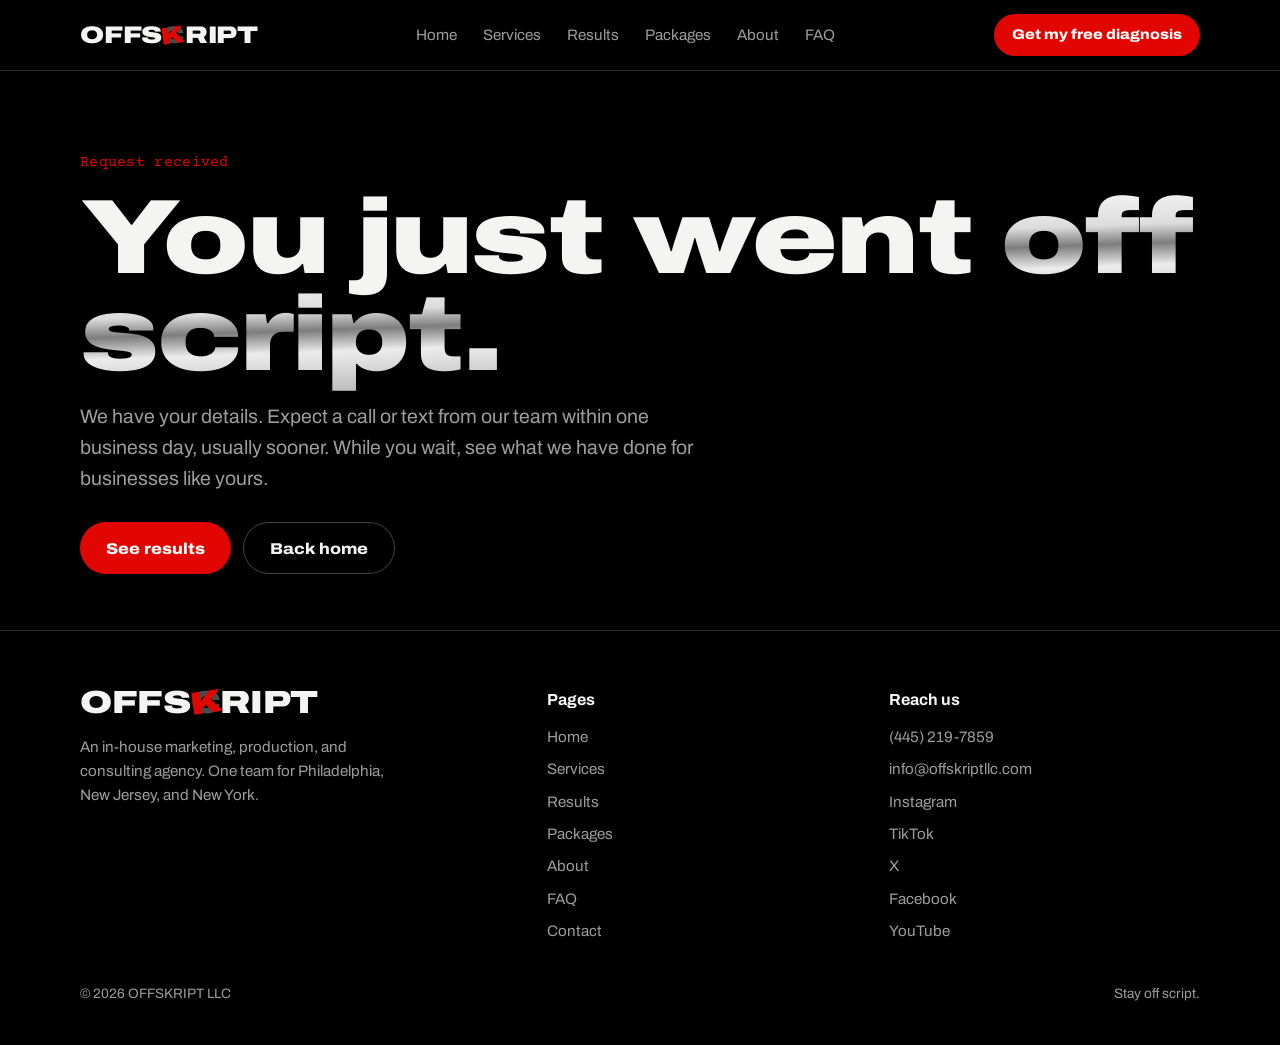
<file: thanks.html>
<!doctype html>
<html lang="en">
<head>
<meta charset="utf-8">
<meta name="viewport" content="width=device-width, initial-scale=1">
<title>Request received | OFFSKRIPT</title>
<meta name="description" content="Your OFFSKRIPT diagnosis request was received.">
<link rel="canonical" href="https://offskript.me/thanks.html">
<meta property="og:title" content="Request received | OFFSKRIPT">
<meta property="og:description" content="Your OFFSKRIPT diagnosis request was received.">
<meta property="og:type" content="website">
<meta name="theme-color" content="#000000">
<link rel="icon" href="data:image/svg+xml,%3Csvg xmlns=%27http://www.w3.org/2000/svg%27 viewBox=%270 0 64 64%27%3E%3Crect width=%2764%27 height=%2764%27 rx=%2714%27 fill=%27%23000%27/%3E%3Ctext x=%2750%25%27 y=%2756%25%27 text-anchor=%27middle%27 dominant-baseline=%27middle%27 font-family=%27Arial Black,Arial%27 font-weight=%27900%27 font-size=%2742%27 fill=%27%23e10600%27%3EK%3C/text%3E%3C/svg%3E">
<link rel="preconnect" href="https://fonts.googleapis.com"><link rel="preconnect" href="https://fonts.gstatic.com" crossorigin>
<link href="https://fonts.googleapis.com/css2?family=Archivo:wdth,wght@62..125,400..900&family=Courier+Prime:wght@400;700&display=swap" rel="stylesheet">
<link rel="stylesheet" href="styles.css">
</head>
<body>
<div class="promo" role="region" aria-label="Halloween offer"><div class="wrap"><span><b>Halloween Rewrite:</b> 33% off any package paid in full before Oct 31.</span><span>Ends in <span class="clock">--</span></span><a href="packages.html">See the deal</a></div></div>
<header class="top"><nav class="wrap nav" id="nav" aria-label="Main">
<a href="index.html" class="wordmark" aria-label="OFFSKRIPT home">OFFS<span class="ck"><span class="c">C</span><span class="k">K</span></span>RIPT</a>
<ul><li><a href="index.html">Home</a></li><li><a href="services.html">Services</a></li><li><a href="results.html">Results</a></li><li><a href="packages.html">Packages</a></li><li><a href="about.html">About</a></li><li><a href="faq.html">FAQ</a></li></ul>
<a href="contact.html" class="btn btn-red">Get my free diagnosis</a>
<button class="menu" id="menu" aria-expanded="false" aria-controls="nav">Menu</button>
</nav></header>
<main>
<section class="page-head" style="border:0"><div class="wrap"><p class="slug">Request received</p><h1 class="h-xl">You just went <span class="chrome">off script.</span></h1><p class="lede">We have your details. Expect a call or text from our team within one business day, usually sooner. While you wait, see what we have done for businesses like yours.</p><p style="margin-top:28px;display:flex;gap:12px;flex-wrap:wrap"><a href="results.html" class="btn btn-red">See results</a><a href="index.html" class="btn btn-line">Back home</a></p></div></section>
</main>
<footer><div class="wrap"><div class="fcols">
<div><a href="index.html" class="wordmark">OFFS<span class="ck"><span class="c">C</span><span class="k">K</span></span>RIPT</a><p style="margin-top:14px;max-width:36ch">An in-house marketing, production, and consulting agency. One team for Philadelphia, New Jersey, and New York.</p></div>
<div><h4>Pages</h4><ul><li><a href="index.html">Home</a></li><li><a href="services.html">Services</a></li><li><a href="results.html">Results</a></li><li><a href="packages.html">Packages</a></li><li><a href="about.html">About</a></li><li><a href="faq.html">FAQ</a></li><li><a href="contact.html">Contact</a></li></ul></div>
<div><h4>Reach us</h4><ul><li><a href="tel:+14452197859">(445) 219-7859</a></li><li><a href="mailto:info@offskriptllc.com">info@offskriptllc.com</a></li><li><a href="https://instagram.com/officialoffskript" rel="noopener" target="_blank">Instagram</a></li><li><a href="https://tiktok.com/@offskriptmedia" rel="noopener" target="_blank">TikTok</a></li><li><a href="https://x.com/OFFSKRIPTLLC" rel="noopener" target="_blank">X</a></li><li><a href="https://facebook.com/Offskript" rel="noopener" target="_blank">Facebook</a></li><li><a href="https://youtube.com/@OFFSKRIPTEMedia" rel="noopener" target="_blank">YouTube</a></li></ul></div>
</div><div class="legal"><span>&copy; <span id="yr">2026</span> OFFSKRIPT LLC</span><span>Stay off script.</span></div></div></footer>
<script src="site.js"></script>
</body>
</html>
</file>
<file: styles.css>
:root{
  --ink:#000;--panel:#141414;--panel2:#1c1c1c;--rule:#2b2b2b;
  --text:#f4f4f2;--mute:#9d9d9a;--red:#e10600;--red-hi:#ff3b2f;
  --paper:#f2f2ef;--paper-ink:#1a1a1a;
  --chrome:linear-gradient(178deg,#fff 0%,#dcdcdc 36%,#7d7d7d 50%,#ececec 66%,#b5b5b5 100%);
  --max:1200px;--display:"Archivo",system-ui,sans-serif;--mono:"Courier Prime","Courier New",monospace;
}
*{box-sizing:border-box;margin:0;padding:0}
html{scroll-behavior:smooth}
body{background:var(--ink);color:var(--text);font-family:"Archivo",system-ui,sans-serif;font-stretch:100%;font-size:17px;line-height:1.6;-webkit-font-smoothing:antialiased;overflow-x:hidden}
a{color:inherit}
img{max-width:100%;display:block}
:focus-visible{outline:2px solid var(--red-hi);outline-offset:3px}
.wrap{max-width:var(--max);margin:0 auto;padding:0 16px}
@media(min-width:768px){.wrap{padding:0 40px}}
.h-xl,.h-lg,.h-md{font-family:var(--display);font-weight:900;font-stretch:125%;line-height:.92;letter-spacing:-.02em}
.h-xl{font-size:clamp(2.7rem,8.4vw,6.6rem)}
.h-lg{font-size:clamp(2.1rem,5.6vw,4.2rem)}
.h-md{font-size:clamp(1.5rem,3vw,2.2rem);line-height:1}
.chrome{background:var(--chrome);-webkit-background-clip:text;background-clip:text;color:transparent}
.lede{color:var(--mute);font-size:clamp(1.05rem,1.8vw,1.22rem);max-width:58ch}
.mute{color:var(--mute)}
.slug{font-family:var(--mono);font-size:.92rem;color:var(--red);letter-spacing:.02em}
p+p{margin-top:1em}
.btn{display:inline-flex;align-items:center;justify-content:center;gap:10px;min-height:52px;padding:0 26px;font-family:var(--display);font-weight:800;font-stretch:112%;font-size:.98rem;text-decoration:none;border:0;cursor:pointer;border-radius:999px;transition:background .15s,color .15s,border-color .15s}
.btn-red{background:var(--red);color:#fff}
.btn-red:hover{background:var(--red-hi)}
.btn-line{border:1.5px solid #444;color:var(--text);background:transparent}
.btn-line:hover{border-color:var(--text)}
.btn-paper{background:var(--paper);color:#000}
.promo{display:none;background:var(--red);color:#fff;font-size:.92rem}
.promo.on{display:block}
.promo .wrap{display:flex;flex-wrap:wrap;gap:6px 18px;align-items:center;justify-content:center;min-height:44px;padding-top:8px;padding-bottom:8px;text-align:center}
.promo b{font-family:var(--display);font-stretch:118%;font-weight:900}
.promo a{font-weight:700}
.clock{font-family:var(--mono);font-weight:700;background:#000;padding:2px 10px;border-radius:4px;white-space:nowrap}
header.top{position:sticky;top:0;z-index:40;background:rgba(0,0,0,.88);backdrop-filter:blur(10px);border-bottom:1px solid var(--rule)}
.nav{display:flex;align-items:center;justify-content:space-between;height:70px;gap:20px}
.wordmark{font-family:var(--display);font-weight:900;font-stretch:125%;font-size:1.5rem;letter-spacing:-.01em;text-decoration:none;display:inline-flex;align-items:baseline;line-height:1}
.wordmark .ck{position:relative;display:inline-block}
.wordmark .ck .c{opacity:.3}
.wordmark .ck .k{position:absolute;left:50%;top:0;transform:translateX(-50%) rotate(-8deg);color:var(--red)}
.nav ul{display:flex;gap:26px;list-style:none;font-size:.95rem}
.nav ul a{text-decoration:none;color:var(--mute)}
.nav ul a:hover,.nav ul a[aria-current]{color:var(--text)}
.nav ul a[aria-current]{text-decoration:line-through;text-decoration-color:var(--red);text-decoration-thickness:2px}
.nav .btn{min-height:42px;padding:0 18px;font-size:.88rem}
.menu{display:none;background:none;border:1px solid #444;color:var(--text);border-radius:999px;padding:8px 16px;font:inherit;cursor:pointer}
@media(max-width:960px){
  .nav ul,.nav>.btn{display:none}
  .menu{display:block}
  .nav.open ul{display:flex;flex-direction:column;position:absolute;top:70px;left:0;right:0;background:#000;padding:22px 16px 30px;gap:18px;border-bottom:1px solid var(--rule);font-size:1.2rem}
}
.band{padding:96px 0}
.band.tight{padding:64px 0}
.band.panel{background:var(--panel);border-top:1px solid var(--rule);border-bottom:1px solid var(--rule)}
@media(max-width:640px){.band{padding:68px 0}.band.tight{padding:48px 0}}
.head{max-width:780px;margin-bottom:44px}
.head .h-lg{margin-bottom:18px}
.hero{padding:72px 0 88px;border-bottom:1px solid var(--rule);position:relative;overflow:hidden}
.hero-grid{display:grid;grid-template-columns:1.05fr .95fr;gap:56px;align-items:center}
.hero h1{margin-bottom:24px}
.hero .ctas{display:flex;flex-wrap:wrap;gap:12px;margin-top:32px}
.where{margin-top:28px;color:var(--mute);font-size:.95rem}
@media(max-width:980px){.hero-grid{grid-template-columns:1fr;gap:44px}}
.script{background:var(--paper);color:var(--paper-ink);font-family:var(--mono);font-size:clamp(.9rem,1.5vw,1.02rem);line-height:1.55;padding:38px 34px 34px;border-radius:3px;box-shadow:0 30px 60px -20px rgba(225,6,0,.35),0 0 0 1px #000;transform:rotate(1.2deg);position:relative}
.script::before{content:"";position:absolute;left:18px;top:30px;bottom:30px;width:0;border-left:3px dotted #c9c9c4}
.script .pg{position:absolute;top:14px;right:20px;font-size:.8rem;color:#8a8a84}
.script .sh{font-weight:700;margin-bottom:14px;padding-left:10px}
.script .act{padding-left:10px;margin-bottom:12px}
.script .who{text-align:center;font-weight:700;margin-top:6px}
.script .line{display:block;width:fit-content;max-width:78%;margin:0 auto 10px;position:relative}
.script .line s{text-decoration:none;background:linear-gradient(var(--red),var(--red)) no-repeat 0 55%/0% 3px;-webkit-box-decoration-break:clone;box-decoration-break:clone;transition:background-size .5s cubic-bezier(.6,0,.2,1)}
.script.cut .line s{background-size:100% 3px}
.script.cut .l2 s{transition-delay:.5s}
.script.cut .l3 s{transition-delay:1s}
.script .rewrite{margin:18px auto 0;max-width:86%;color:var(--red);font-weight:700;min-height:4.8em;border-left:3px solid var(--red);padding-left:12px}
.script .rewrite .caret{display:inline-block;width:.55em;height:1.05em;background:var(--red);vertical-align:-2px;animation:blink 1s steps(1) infinite}
@keyframes blink{50%{opacity:0}}
@media(max-width:560px){.script{padding:34px 22px 26px;transform:none}.script .line{max-width:92%}}
.versus{display:grid;grid-template-columns:1fr 1fr;border:1px solid var(--rule);border-radius:18px;overflow:hidden}
.versus>div{padding:36px 32px}
.versus .old{background:var(--panel)}
.versus .new{background:linear-gradient(160deg,#2a0200,#000 70%);border-left:1px solid var(--rule)}
.versus h3{margin-bottom:18px}
.versus ul{list-style:none;display:grid;gap:12px}
.versus .old li{color:var(--mute);text-decoration:line-through;text-decoration-color:#5a5a5a}
.versus .new li{padding-left:26px;position:relative}
.versus .new li::before{content:"";position:absolute;left:0;top:.55em;width:14px;height:3px;background:var(--red)}
@media(max-width:820px){.versus{grid-template-columns:1fr}.versus .new{border-left:0;border-top:1px solid var(--rule)}}
.svc{display:grid;grid-template-columns:200px 1fr 1fr;gap:28px 40px;padding:40px 0;border-top:1px solid var(--rule);align-items:start}
.svc:last-child{border-bottom:1px solid var(--rule)}
.svc .tag{font-family:var(--mono);color:var(--red)}
.svc h3{margin-bottom:12px}
.svc ul{list-style:none;display:grid;gap:10px}
.svc li{border-bottom:1px solid var(--rule);padding-bottom:10px}
@media(max-width:860px){.svc{grid-template-columns:1fr;gap:14px}}
.results{display:grid;grid-template-columns:repeat(4,1fr);gap:16px}
.res{background:var(--panel);border:1px solid var(--rule);border-radius:16px;padding:26px 22px}
.res .num{font-family:var(--display);font-weight:900;font-stretch:125%;font-size:clamp(2.6rem,5vw,3.6rem);line-height:1;color:var(--red)}
.res .what{color:var(--mute);margin-top:6px}
.res .name{font-weight:700;margin-top:14px}
@media(max-width:900px){.results{grid-template-columns:repeat(2,1fr)}}
@media(max-width:480px){.results{grid-template-columns:1fr}}
.case{display:grid;grid-template-columns:.9fr 1.1fr;gap:40px;padding:48px 0;border-top:1px solid var(--rule)}
.case .big{font-family:var(--display);font-weight:900;font-stretch:125%;font-size:clamp(4rem,11vw,8rem);line-height:.85;color:var(--red)}
.case .kind{color:var(--mute);margin-top:10px}
.case dl{display:grid;grid-template-columns:auto 1fr;gap:10px 24px;margin-top:22px}
.case dt{font-family:var(--mono);color:var(--red)}
@media(max-width:820px){.case{grid-template-columns:1fr;gap:18px}}
.empty{border:1.5px dashed #3a3a3a;border-radius:18px;padding:40px 32px;display:grid;grid-template-columns:1fr auto;gap:24px;align-items:center}
@media(max-width:700px){.empty{grid-template-columns:1fr}}
.steps{display:grid;grid-template-columns:repeat(3,1fr);gap:16px;counter-reset:s}
.step{border-top:3px solid var(--red);padding-top:22px}
.step .n{font-family:var(--mono);color:var(--red)}
.step h3{margin:6px 0 8px;font-size:1.25rem}
@media(max-width:820px){.steps{grid-template-columns:1fr;gap:28px}}
.offer{border:2px solid var(--red);border-radius:22px;padding:34px 32px;background:radial-gradient(ellipse 70% 120% at 100% 0%,rgba(225,6,0,.28),transparent 60%),var(--panel);display:none;margin-bottom:40px}
.offer.on{display:grid;grid-template-columns:1fr auto;gap:24px;align-items:center}
.offer .h-md{margin-bottom:10px}
.offer .clock{font-size:1.3rem;padding:8px 14px;display:inline-block;background:#000;color:#fff}
@media(max-width:760px){.offer.on{grid-template-columns:1fr}}
.toggle{display:inline-flex;border:1px solid #444;border-radius:999px;padding:4px;margin-bottom:28px}
.toggle button{background:none;border:0;color:var(--mute);font:inherit;font-weight:700;padding:10px 18px;border-radius:999px;cursor:pointer}
.toggle button[aria-pressed=true]{background:var(--text);color:#000}
.tiers{display:grid;grid-template-columns:repeat(4,1fr);gap:14px}
.tier{background:var(--panel);border:1px solid var(--rule);border-radius:18px;padding:28px 22px;display:flex;flex-direction:column}
.tier.star{border-color:var(--red);box-shadow:inset 0 0 0 1px var(--red)}
.tier .for{color:var(--mute);font-size:.92rem}
.tier h3{font-family:var(--display);font-weight:900;font-stretch:118%;font-size:1.55rem;margin:4px 0 14px;line-height:1.05}
.tier .was{font-family:var(--mono);color:var(--mute);text-decoration:line-through;text-decoration-color:var(--red);text-decoration-thickness:2px;min-height:1.5em}
.tier .price{font-family:var(--display);font-weight:900;font-stretch:125%;font-size:2.7rem;line-height:1}
.tier .term{color:var(--mute);font-size:.9rem;margin:6px 0 16px}
.tier ul{list-style:none;display:grid;gap:8px;font-size:.95rem;flex:1}
.tier li{padding-left:20px;position:relative}
.tier li::before{content:"";position:absolute;left:0;top:.62em;width:10px;height:2px;background:var(--red)}
.tier .btn{margin-top:22px}
.tier .save{display:none;background:var(--red);color:#fff;font-weight:700;font-size:.8rem;border-radius:999px;padding:3px 10px;width:fit-content;margin-bottom:10px}
body.halloween .tier .save{display:block}
@media(max-width:1020px){.tiers{grid-template-columns:repeat(2,1fr)}}
@media(max-width:560px){.tiers{grid-template-columns:1fr}}
.fine{color:var(--mute);font-size:.9rem;margin-top:22px;max-width:80ch}
.about{display:grid;grid-template-columns:.85fr 1.15fr;gap:56px;align-items:start}
.portrait{aspect-ratio:4/5;border-radius:18px;background:linear-gradient(160deg,#1d1d1d,#050505);border:1px solid var(--rule);position:relative;overflow:hidden;display:grid;place-items:center}
.portrait img{position:absolute;inset:0;width:100%;height:100%;object-fit:cover}
.portrait .mono{font-family:var(--display);font-weight:900;font-stretch:125%;font-size:7rem;color:transparent;-webkit-text-stroke:1.5px #3a3a3a}
.timeline{list-style:none;margin-top:30px;display:grid;gap:0}
.timeline li{display:grid;grid-template-columns:110px 1fr;gap:16px;padding:16px 0;border-top:1px solid var(--rule)}
.timeline b{font-family:var(--mono);color:var(--red);font-weight:700}
.values{display:grid;grid-template-columns:repeat(3,1fr);gap:16px}
.values div{background:var(--panel);border:1px solid var(--rule);border-radius:16px;padding:26px 22px}
.values h3{font-size:1.2rem;margin-bottom:6px}
@media(max-width:900px){.about{grid-template-columns:1fr;gap:36px}.portrait{max-width:420px}.values{grid-template-columns:1fr}}
.faq{max-width:860px;border-top:1px solid var(--rule)}
.faq details{border-bottom:1px solid var(--rule)}
.faq summary{cursor:pointer;list-style:none;font-weight:700;font-size:1.1rem;display:flex;justify-content:space-between;gap:20px;padding:22px 0}
.faq summary::-webkit-details-marker{display:none}
.faq summary::after{content:"+";color:var(--red);font-size:1.5rem;line-height:1;transition:transform .2s}
.faq details[open] summary::after{transform:rotate(45deg)}
.faq details p{color:var(--mute);padding:0 0 22px;max-width:70ch}
.landing{display:grid;grid-template-columns:.9fr 1.1fr;gap:52px;align-items:start}
.landing .points{list-style:none;display:grid;gap:14px;margin-top:28px}
.landing .points li{padding-left:28px;position:relative}
.landing .points li::before{content:"";position:absolute;left:0;top:.55em;width:16px;height:3px;background:var(--red)}
.card-form{background:var(--paper);color:var(--paper-ink);border-radius:20px;padding:32px 28px}
.card-form .h-md{color:#000;margin-bottom:6px}
.card-form .sub{color:#555;margin-bottom:22px;font-size:.95rem}
.fgrid{display:grid;grid-template-columns:1fr 1fr;gap:14px}
.fgrid .full{grid-column:1/-1}
label{display:block;font-weight:700;font-size:.9rem;margin-bottom:6px;color:#111}
input,select,textarea{width:100%;background:#fff;border:1.5px solid #cfcfca;color:#111;padding:13px 14px;font:inherit;font-size:1rem;border-radius:10px}
input:focus,select:focus,textarea:focus{outline:none;border-color:var(--red)}
textarea{min-height:120px;resize:vertical}
fieldset{border:0}
legend{font-weight:700;font-size:.9rem;margin-bottom:8px;color:#111}
.chips{display:flex;flex-wrap:wrap;gap:8px}
.chips label{margin:0;font-weight:600;border:1.5px solid #cfcfca;border-radius:999px;padding:8px 14px;cursor:pointer;background:#fff}
.chips input{position:absolute;opacity:0;width:1px;height:1px}
.chips input:checked+span{color:var(--red)}
.chips label:has(input:checked){border-color:var(--red);background:#fff0ef}
.chips label:has(input:focus-visible){outline:2px solid var(--red);outline-offset:2px}
.card-form .btn{width:100%;margin-top:20px}
.card-form .tiny{font-size:.82rem;color:#666;margin-top:12px}
@media(max-width:900px){.landing{grid-template-columns:1fr}}
@media(max-width:560px){.fgrid{grid-template-columns:1fr}.card-form{padding:26px 18px}}
.cta{border-radius:24px;padding:56px 40px;background:var(--red);color:#fff;display:grid;grid-template-columns:1fr auto;gap:24px;align-items:center}
.cta .h-lg{color:#fff}
.cta .btn{background:#000;color:#fff}
.cta .btn:hover{background:#222}
@media(max-width:760px){.cta{grid-template-columns:1fr;padding:40px 24px}}
footer{border-top:1px solid var(--rule);padding:56px 0 40px;color:var(--mute);font-size:.95rem}
.fcols{display:grid;grid-template-columns:1.4fr 1fr 1fr;gap:32px}
footer .wordmark{font-size:2rem;color:var(--text)}
footer ul{list-style:none;display:grid;gap:8px}
footer a{text-decoration:none}
footer a:hover{color:var(--text)}
footer h4{color:var(--text);font-size:1rem;margin-bottom:12px}
.legal{margin-top:40px;display:flex;flex-wrap:wrap;justify-content:space-between;gap:12px;font-size:.85rem}
@media(max-width:760px){.fcols{grid-template-columns:1fr}}
.page-head{padding:80px 0 56px;border-bottom:1px solid var(--rule)}
.page-head .h-xl{margin:14px 0 18px}
@media(prefers-reduced-motion:reduce){*{transition:none!important;animation:none!important}html{scroll-behavior:auto}}
</file>
